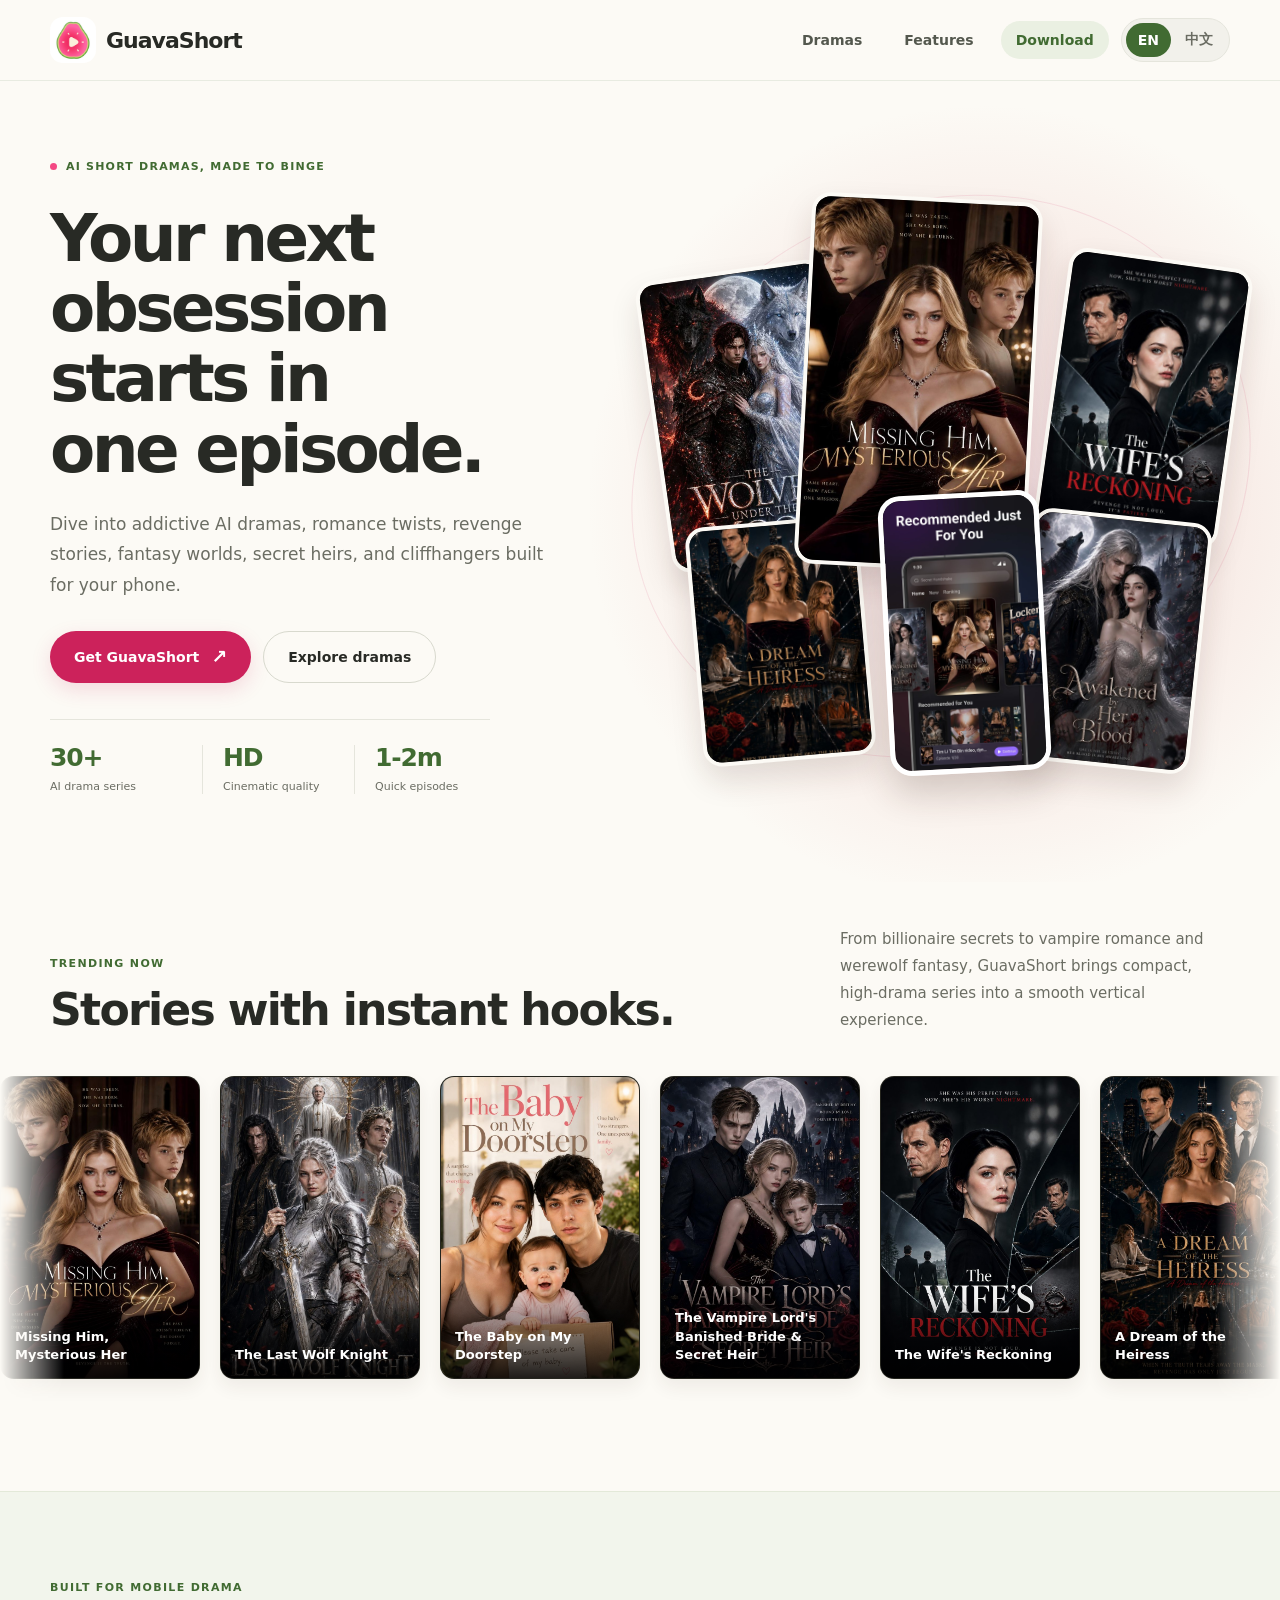
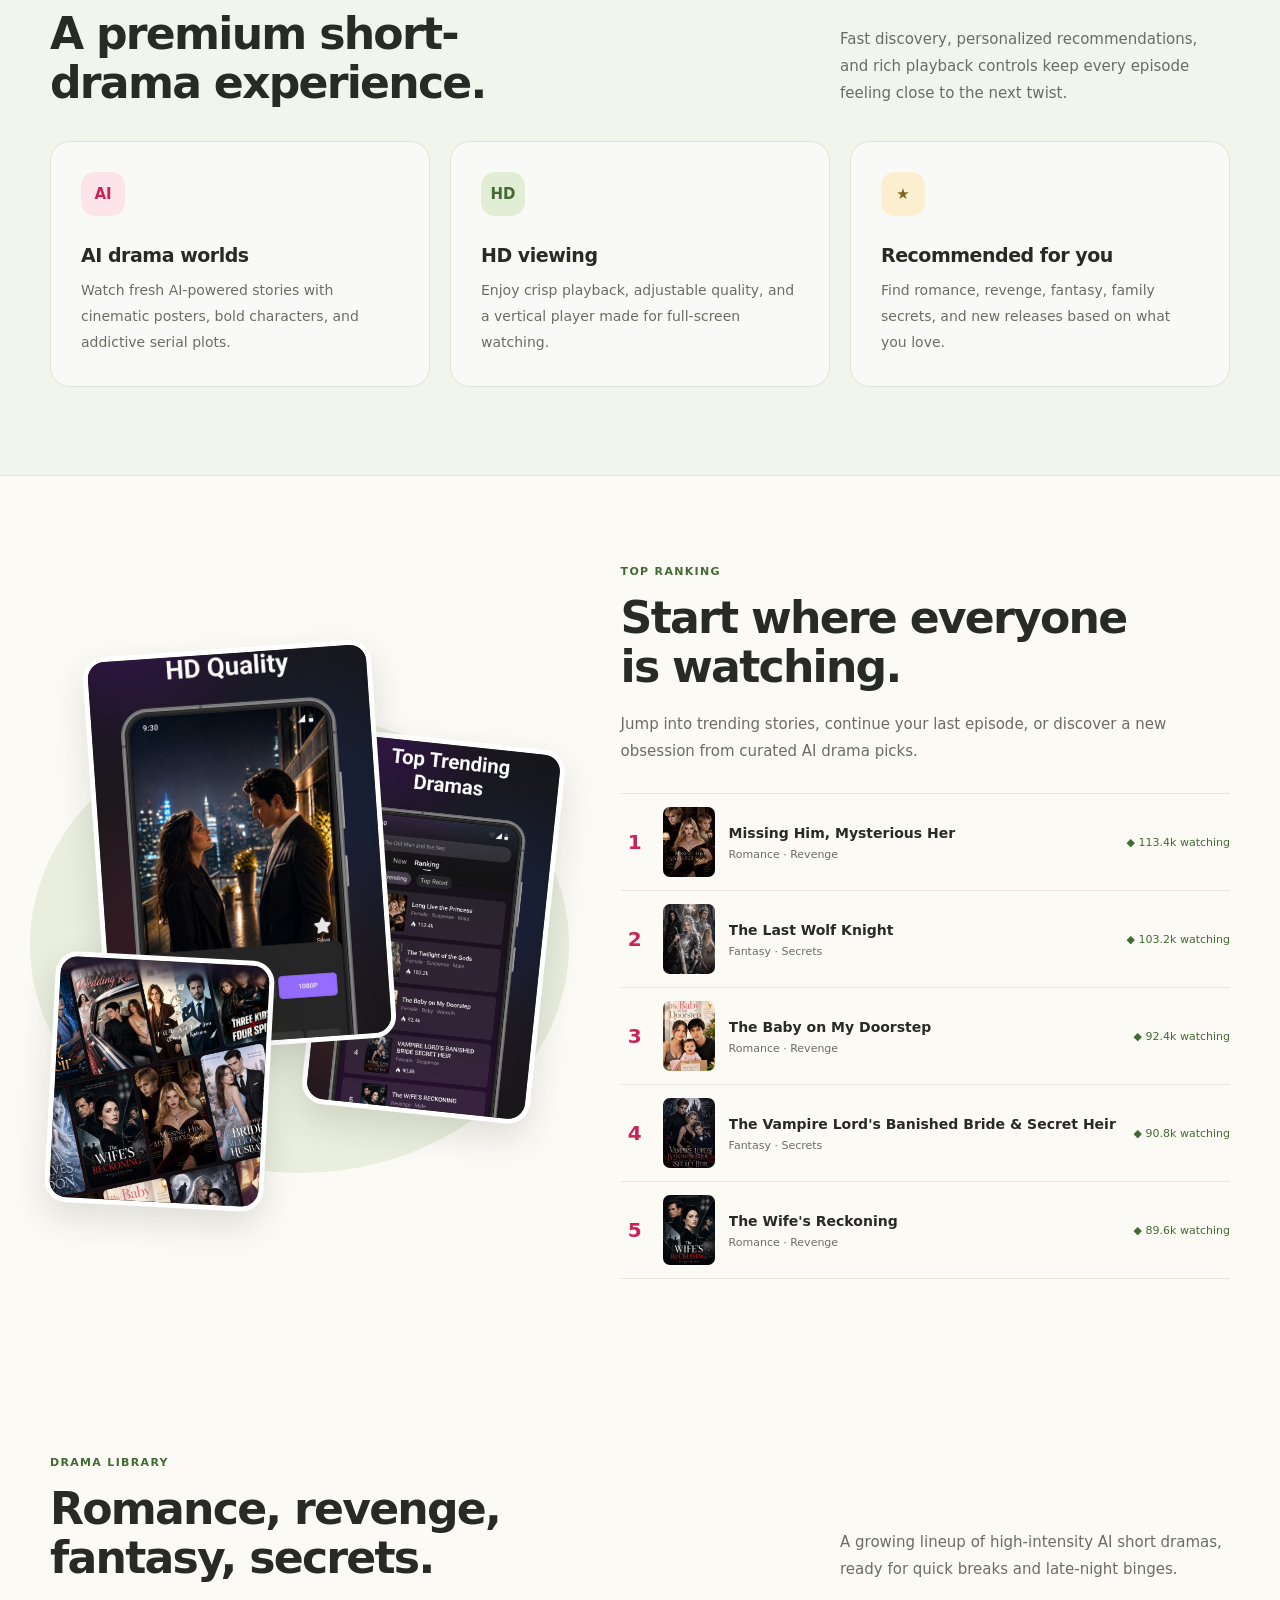
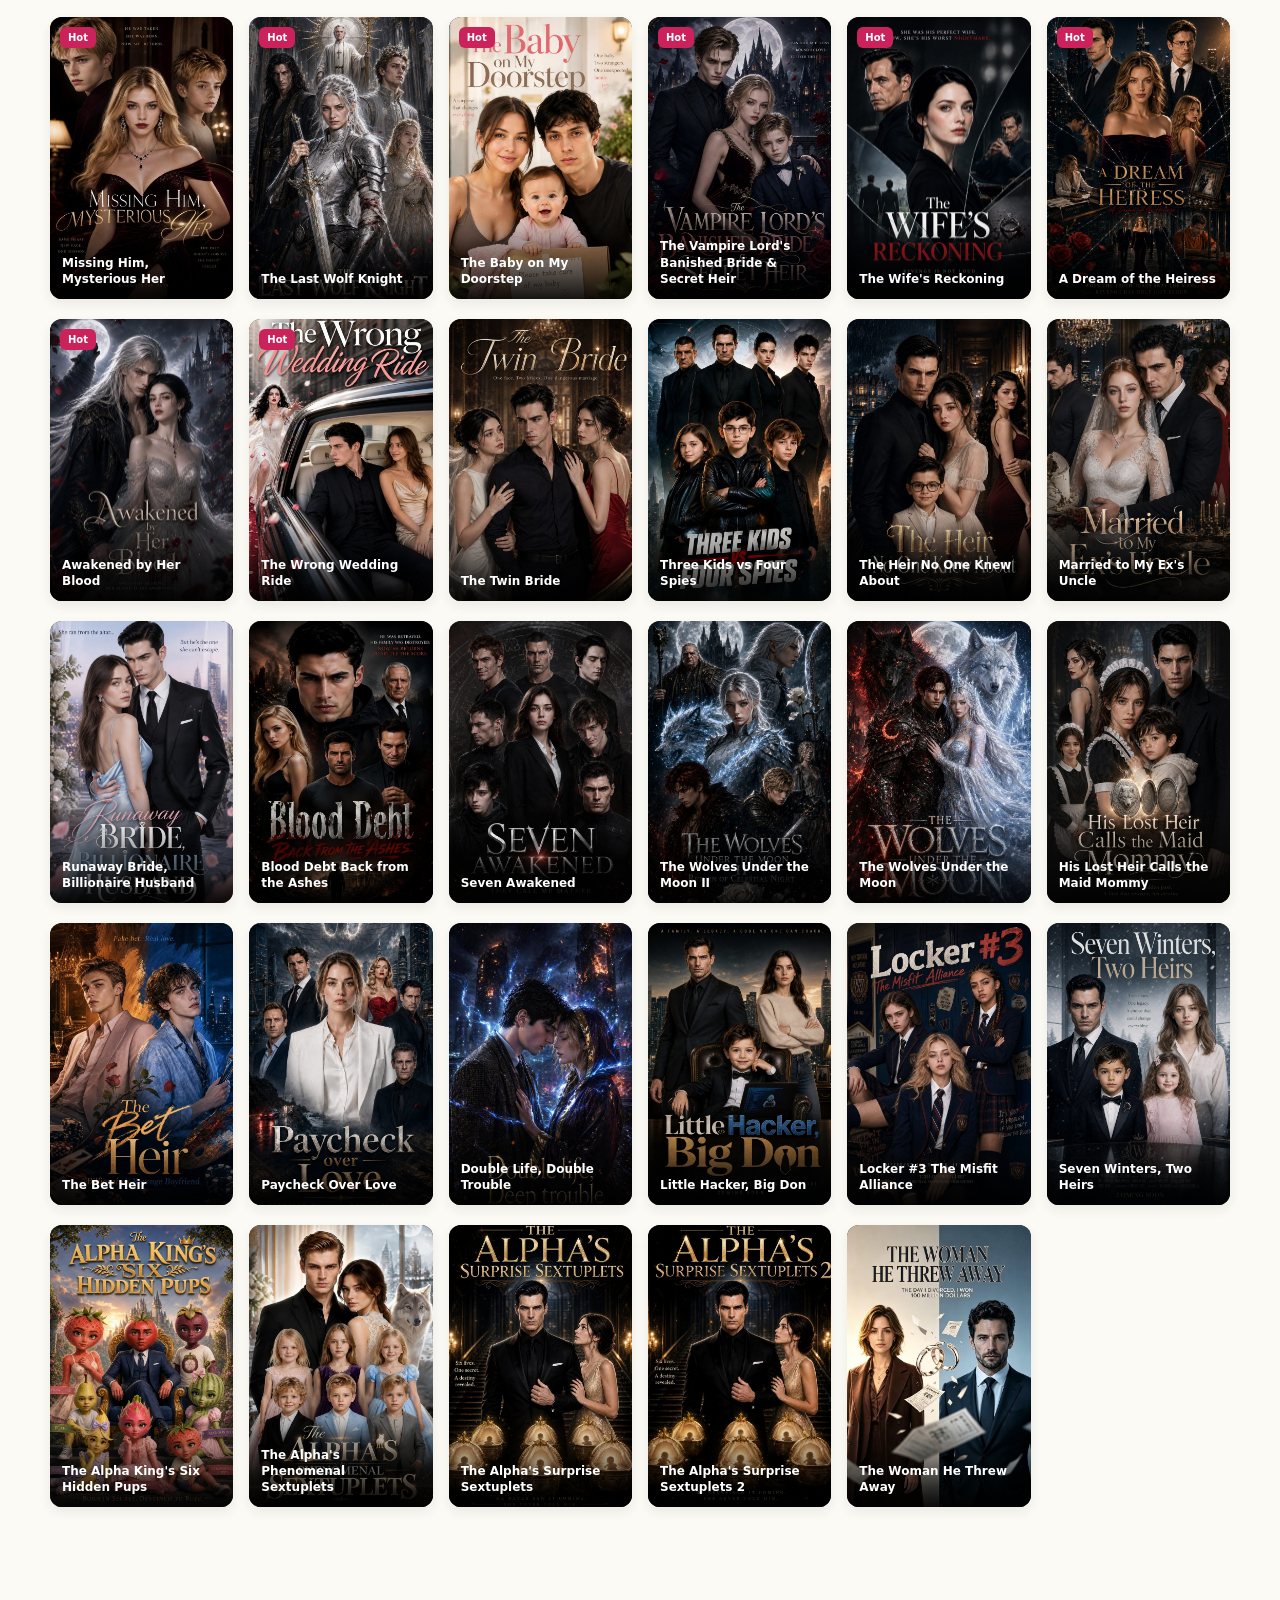
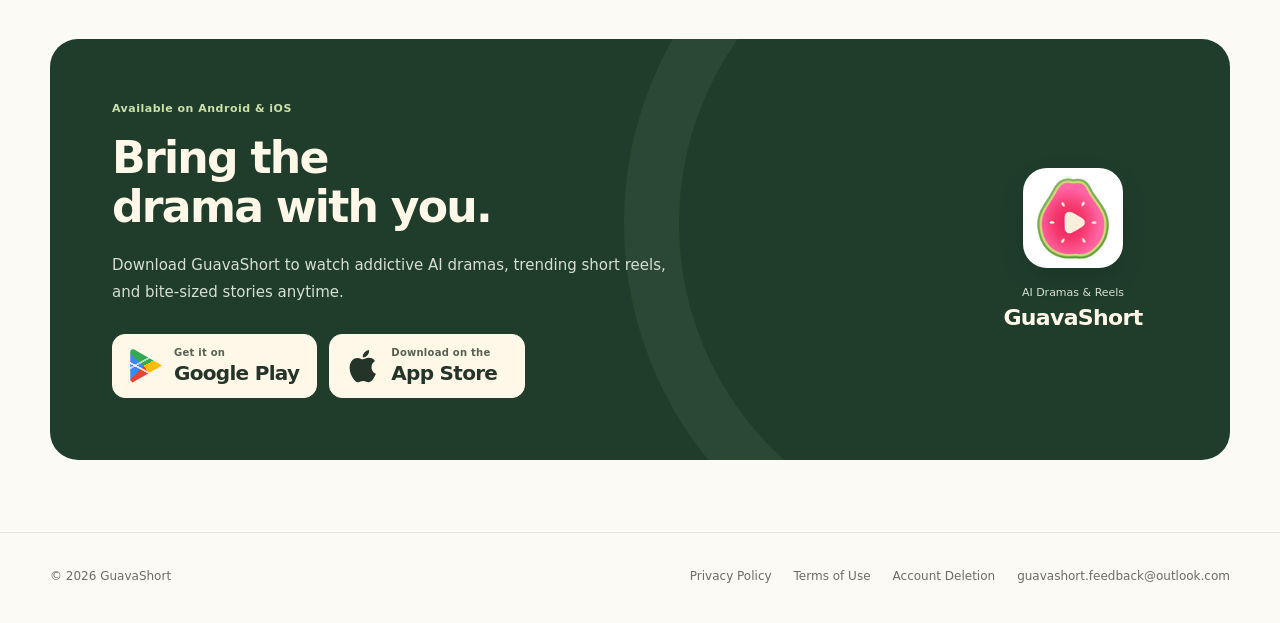
<file: index.html>
<!doctype html>
<html lang="en">
<head>
  <meta charset="utf-8">
  <meta name="theme-color" content="#fcfaf5">
  <meta name="viewport" content="width=device-width, initial-scale=1">
  <title>GuavaShort - AI Dramas & Reels</title>
  <meta name="description" content="Watch addictive AI dramas, short reels, and bite-sized stories anytime with GuavaShort.">
  <link rel="icon" type="image/png" sizes="64x64" href="guavashort-assets/icon-64.png">
  <style>
:root {
  --bg: #fcfaf5;
  --bg-2: #f2f5ec;
  --text: #282a25;
  --muted: #6b6d63;
  --line: #e5e5dc;
  --pink: #f44883;
  --pink-deep: #cc225b;
  --green: #416b32;
  --cream: #fff8e8;
  --max: 1180px;
  color-scheme: light;
}
* { box-sizing: border-box; }
html { scroll-behavior: smooth; scroll-padding-top: 96px; }
body {
  margin: 0;
  min-width: 0;
  color: var(--text);
  background: var(--bg);
  font-family: Inter, ui-sans-serif, system-ui, -apple-system, BlinkMacSystemFont, "Segoe UI", Arial, sans-serif;
  -webkit-font-smoothing: antialiased;
}
::selection { background: #ffd6e5; color: #532435; }
a { color: inherit; text-decoration: none; }
img { display: block; max-width: 100%; }
button { font: inherit; }
a:focus-visible, button:focus-visible {
  outline: 3px solid var(--green);
  outline-offset: 5px;
}
.shell { width: min(var(--max), calc(100% - 64px)); margin: 0 auto; }
.topbar {
  position: fixed;
  inset: 0 0 auto;
  z-index: 50;
  border-bottom: 1px solid rgba(65, 107, 50, .1);
  background: rgba(252, 250, 245, .94);
  backdrop-filter: blur(18px);
}
.topbar-inner { display: flex; align-items: center; justify-content: space-between; gap: 24px; min-height: 80px; }
.brand { display: inline-flex; align-items: center; gap: 10px; min-width: 0; font-weight: 800; }
.brand-icon { width: 46px; height: 46px; border-radius: 13px; }
.brand-name { font-size: 22px; letter-spacing: -.045em; white-space: nowrap; }
.nav { display: flex; align-items: center; gap: 12px; color: #54584e; font-size: 14px; font-weight: 650; }
.nav a, .lang-btn { border: 1px solid transparent; border-radius: 999px; padding: 10px 14px; transition: color .2s, background .2s; }
.nav a:hover { color: var(--pink-deep); background: #fce8ed; }
.nav a[href="#download"] { color: var(--green); background: #eaf0e2; }
.lang-toggle { display: inline-flex; align-items: center; gap: 2px; padding: 4px; border: 1px solid var(--line); border-radius: 999px; background: #f2f1eb; }
.lang-btn { padding: 7px 11px; min-height: 34px; color: var(--muted); background: transparent; cursor: pointer; }
.lang-btn:hover { color: var(--green); }
.lang-btn.active { color: #fff; background: var(--green); }
.hero { position: relative; padding: 152px 0 88px; isolation: isolate; overflow: clip; }
.hero::before {
  content: "";
  position: absolute;
  z-index: -1;
  right: -8%;
  top: 106px;
  width: min(62vw, 850px);
  aspect-ratio: 1;
  border-radius: 50%;
  background: radial-gradient(ellipse, #fbe4e8 0%, #f8ece7 44%, rgba(252, 250, 245, 0) 71%);
  pointer-events: none;
}
.hero-stage { display: grid; grid-template-columns: minmax(0, 1fr) minmax(0, 1.05fr); align-items: center; gap: 54px; }
.hero-copy-block { position: relative; z-index: 2; }
.eyebrow { display: inline-flex; align-items: center; gap: 9px; padding: 8px 0; color: var(--green); font-size: 11px; font-weight: 750; letter-spacing: .11em; text-transform: uppercase; }
.eyebrow::before { content: ""; width: 7px; height: 7px; flex: 0 0 7px; border-radius: 50%; background: var(--pink); }
h1 { white-space: pre-line; margin: 23px 0 24px; font-size: clamp(46px, 5.15vw, 72px); font-weight: 800; line-height: 1.065; letter-spacing: -.055em; text-wrap: balance; }
.hero-copy { max-width: 495px; margin: 0 0 28px; color: var(--muted); font-size: 17px; line-height: 1.8; }
.cta-row { display: flex; flex-wrap: wrap; align-items: center; gap: 12px; margin: 30px 0 36px; }
.btn { display: inline-flex; align-items: center; justify-content: center; gap: 12px; min-height: 52px; border-radius: 999px; padding: 0 24px; font-size: 14px; font-weight: 750; transition: transform .2s, background .2s, box-shadow .2s; }
.btn:hover { transform: translateY(-2px); }
.btn-primary { color: #fff; background: var(--pink-deep); box-shadow: 0 7px 20px rgba(204, 34, 91, .15); }
.btn-primary:hover { background: #b61c4f; box-shadow: 0 10px 24px rgba(204, 34, 91, .22); }
.btn-primary::after { content: "\2197"; font-size: 19px; line-height: 1; }
.btn-secondary { color: var(--text); border: 1px solid #d8d9ce; background: transparent; }
.btn-secondary:hover { background: #eeeee5; }
.hero-stats { display: grid; grid-template-columns: repeat(3, minmax(0, 1fr)); max-width: 440px; border-top: 1px solid var(--line); padding-top: 25px; gap: 16px; }
.stat { min-width: 0; }
.stat + .stat { border-left: 1px solid var(--line); padding-left: 20px; }
.stat strong { display: block; color: var(--green); font-size: 25px; line-height: 1; font-weight: 750; letter-spacing: -.045em; }
.stat span { display: block; margin-top: 9px; color: var(--muted); font-size: 11px; line-height: 1.4; }
.poster-field { position: relative; height: 600px; min-width: 0; }
.poster-field::before { content: ""; position: absolute; inset: 5% -5% 4%; border: 1px solid rgba(204, 34, 91, .1); border-radius: 50%; transform: rotate(-25deg); }
.poster-orbit { position: absolute; inset: 0; }
.hero-poster { position: absolute; overflow: hidden; border: 4px solid var(--bg); border-radius: 19px; background: #292521; box-shadow: 0 15px 30px rgba(53, 33, 24, .13); }
.hero-poster img { width: 100%; height: 100%; object-fit: cover; }
.hero-poster:nth-of-type(1) { left: 26%; top: 4%; width: 40%; height: 62%; z-index: 4; transform: rotate(3deg); }
.hero-poster:nth-of-type(2) { left: 0; top: 16%; width: 33%; height: 49%; z-index: 2; transform: rotate(-8deg); }
.hero-poster:nth-of-type(3) { right: -1%; top: 14%; width: 32%; height: 47%; z-index: 3; transform: rotate(8deg); }
.hero-poster:nth-of-type(4) { left: 7%; bottom: 2%; width: 30%; height: 40%; z-index: 3; transform: rotate(-5deg); }
.hero-poster:nth-of-type(5) { right: 5%; bottom: 1%; width: 31%; height: 42%; z-index: 3; transform: rotate(6deg); }
.phone-shot { position: absolute; right: 32%; bottom: 0; z-index: 5; width: 28%; border: 5px solid #fff; border-radius: 22px; overflow: hidden; box-shadow: 0 18px 36px rgba(53, 33, 24, .2); transform: rotate(-3deg); }
.phone-shot img { width: 100%; height: auto; }
.shine { display: none; }
section { position: relative; padding: 88px 0; }
#dramas { padding-top: 44px; }
.section-head { display: flex; align-items: flex-end; justify-content: space-between; gap: 40px; margin-bottom: 34px; }
.section-kicker { color: var(--green); font-size: 11px; font-weight: 750; letter-spacing: .12em; line-height: 1.5; text-transform: uppercase; }
h2 { margin: 12px 0 0; max-width: 650px; font-size: clamp(32px, 3.45vw, 46px); font-weight: 750; line-height: 1.12; letter-spacing: -.04em; text-wrap: balance; }
.section-note { max-width: 390px; margin: 0; flex-shrink: 0; color: var(--muted); font-size: 15px; line-height: 1.8; }
.marquee { display: flex; gap: 20px; overflow: hidden; padding: 8px 0 24px; mask-image: linear-gradient(90deg, transparent, #000 5%, #000 95%, transparent); }
.marquee-track { display: flex; flex: 0 0 auto; gap: 20px; min-width: 100%; animation: slide 70s linear infinite; }
.marquee:hover .marquee-track { animation-play-state: paused; }
@keyframes slide { to { transform: translateX(calc(-100% - 20px)); } }
.poster-card { position: relative; flex: 0 0 200px; aspect-ratio: .66; overflow: hidden; border: 1px solid rgba(0, 0, 0, .08); border-radius: 14px; background: #282820; box-shadow: 0 8px 18px rgba(50, 40, 30, .07); }
.poster-card img, .catalog-card img { width: 100%; height: 100%; object-fit: cover; transition: transform .4s; }
.poster-card:hover img, .catalog-card:hover img { transform: scale(1.035); }
.poster-label { position: absolute; inset: auto 0 0; z-index: 1; padding: 45px 14px 14px; color: #fff; background: linear-gradient(transparent, rgba(0,0,0,.86)); font-size: 13px; font-weight: 650; line-height: 1.4; }
.experience { background: var(--bg-2); border-top: 1px solid #e3e9d9; border-bottom: 1px solid #e3e9d9; }
.feature-grid { display: grid; grid-template-columns: repeat(3, minmax(0, 1fr)); gap: 20px; margin-top: 32px; }
.feature { border: 1px solid #e0e5d7; border-radius: 20px; padding: 30px; background: rgba(255, 255, 255, .58); }
.feature-icon { display: grid; place-items: center; width: 44px; height: 44px; border-radius: 14px; margin-bottom: 28px; color: var(--pink-deep); background: #fce4ea; font-size: 15px; font-weight: 800; }
.feature:nth-child(2) .feature-icon { color: var(--green); background: #e2edd6; }
.feature:nth-child(3) .feature-icon { color: #83621f; background: #fbefcf; }
.feature h3 { margin: 0 0 12px; font-size: 19px; font-weight: 750; letter-spacing: -.025em; }
.feature p { margin: 0; color: var(--muted); font-size: 14px; line-height: 1.85; }
.showcase { display: grid; grid-template-columns: minmax(0, .9fr) minmax(0, 1.1fr); align-items: center; gap: 72px; }
.showcase .section-note { max-width: 100%; margin-top: 20px; }
.market-stack { position: relative; min-height: 570px; }
.market-stack::before { content: ""; position: absolute; inset: 14% -4% 6%; border-radius: 50%; background: #e9eedf; }
.market-frame { position: absolute; overflow: hidden; border: 5px solid #fff; border-radius: 22px; background: #282820; box-shadow: 0 15px 35px rgba(41, 49, 28, .14); }
.market-frame img { width: 100%; height: 100%; object-fit: cover; }
.market-frame:nth-child(1) { left: 9%; top: 2%; width: 58%; height: 70%; z-index: 3; transform: rotate(-4deg); }
.market-frame:nth-child(2) { right: 0; top: 18%; width: 46%; height: 66%; z-index: 2; transform: rotate(6deg); }
.market-frame:nth-child(3) { left: 0; bottom: 0; width: 44%; height: 44%; z-index: 4; transform: rotate(3deg); }
.ranking { display: grid; gap: 0; margin-top: 28px; }
.rank-row { display: grid; grid-template-columns: 28px 52px minmax(0, 1fr) auto; align-items: center; gap: 14px; border-bottom: 1px solid var(--line); padding: 13px 0; }
.rank-row:first-child { border-top: 1px solid var(--line); }
.rank-no { color: var(--pink-deep); font-size: 20px; font-weight: 750; text-align: center; font-variant-numeric: tabular-nums; }
.rank-row img { width: 52px; height: 70px; border-radius: 7px; object-fit: cover; }
.rank-title { min-width: 0; }
.rank-title strong { display: -webkit-box; -webkit-line-clamp: 2; -webkit-box-orient: vertical; overflow: hidden; font-size: 14px; font-weight: 700; line-height: 1.35; }
.rank-title span { display: block; margin-top: 6px; color: var(--muted); font-size: 11px; }
.heat { color: var(--green); font-size: 11px; white-space: nowrap; }
.catalog-grid { display: grid; grid-template-columns: repeat(6, minmax(0, 1fr)); gap: 20px 16px; }
.catalog-card { position: relative; overflow: hidden; aspect-ratio: .65; border-radius: 12px; background: #282820; box-shadow: 0 5px 12px rgba(41, 40, 31, .08); }
.tag { position: absolute; top: 10px; left: 10px; z-index: 2; border-radius: 6px; padding: 5px 8px; color: #fff; background: var(--pink-deep); font-size: 10px; font-weight: 750; }
.catalog-title { position: absolute; inset: auto 0 0; padding: 42px 12px 12px; color: #fff; background: linear-gradient(transparent, rgba(0,0,0,.9)); font-size: 12px; font-weight: 650; line-height: 1.35; }
.download { padding: 44px 0 72px; }
.download-panel { position: relative; overflow: hidden; border-radius: 28px; padding: clamp(28px, 5vw, 62px); color: var(--cream); background: #203d2c; }
.download-panel::after { content: ""; position: absolute; right: -12%; top: -45%; width: 54%; aspect-ratio: 1; border: 55px solid rgba(181, 206, 151, .07); border-radius: 50%; pointer-events: none; }
.download-content { position: relative; z-index: 1; display: grid; grid-template-columns: minmax(0, 1fr) auto; align-items: center; gap: 34px; }
.download .section-kicker { color: #cbe1aa; text-transform: none; letter-spacing: .045em; }
.download h2 { margin-top: 15px; max-width: 520px; }
.download p { max-width: 580px; margin: 20px 0 0; color: #d6dfd0; font-size: 15px; line-height: 1.8; }
.store-buttons { display: flex; flex-wrap: wrap; gap: 12px; margin-top: 28px; }
.store-btn { display: inline-flex; align-items: center; gap: 12px; min-width: 196px; min-height: 64px; border: 1px solid #fff8e8; border-radius: 13px; padding: 11px 17px; color: #243429; background: var(--cream); transition: transform .2s, background .2s; }
.store-btn:hover { transform: translateY(-2px); background: #fff; }
.store-btn:focus-visible { outline-color: #ffabd0; }
.store-icon { display: grid; place-items: center; flex: 0 0 32px; width: 32px; height: 34px; }
.store-icon.gp { position: relative; overflow: hidden; background: conic-gradient(from -48deg at 42% 50%, #34a853 0 30%, #fbbc04 30% 52%, #ea4335 52% 76%, #4285f4 76% 100%); clip-path: polygon(8% 0, 100% 50%, 8% 100%, 0 92%, 0 8%); }
.store-icon.gp::before, .store-icon.gp::after { content: ""; position: absolute; inset: 0; pointer-events: none; }
.store-icon.gp::before { background: linear-gradient(28deg, transparent 0 37%, rgba(255,255,255,.82) 38% 41%, transparent 42% 100%), linear-gradient(151deg, transparent 0 35%, rgba(255,255,255,.62) 36% 39%, transparent 40% 100%); }
.store-icon.gp::after { border: 1px solid rgba(255,255,255,.22); }
.store-copy span { display: block; color: #566252; font-size: 10px; font-weight: 650; line-height: 1.15; letter-spacing: .025em; }
.store-copy strong { display: block; margin-top: 4px; font-size: 20px; font-weight: 650; letter-spacing: -.035em; line-height: 1.1; white-space: nowrap; }
.app-badge { display: flex; flex-direction: column; align-items: center; gap: 18px; width: 190px; text-align: center; }
.app-badge img { width: 100px; height: 100px; border-radius: 24px; box-shadow: 0 10px 25px rgba(0, 0, 0, .12); }
.app-badge span { display: block; color: #d6dfd0; font-size: 11px; }
.app-badge strong { display: block; margin-top: 6px; font-size: 22px; font-weight: 750; letter-spacing: -.03em; }
.footer { border-top: 1px solid var(--line); padding: 32px 0 36px; color: var(--muted); }
.footer-inner { display: flex; align-items: center; justify-content: space-between; flex-wrap: wrap; gap: 20px; font-size: 12px; }
.footer-links { display: flex; flex-wrap: wrap; gap: 14px 22px; }
.footer-links a { padding: 4px 0; overflow-wrap: anywhere; }
.footer-links a:hover { color: var(--pink-deep); }
html:lang(zh-CN) h1, html:lang(zh-CN) h2 { letter-spacing: -.025em; line-height: 1.18; }
html:lang(zh-CN) .eyebrow, html:lang(zh-CN) .section-kicker { letter-spacing: .08em; }
@media (max-width: 1100px) {
  .hero-stage { gap: 30px; }
  .poster-field { height: 540px; }
  .section-note { max-width: 340px; }
  .showcase { gap: 40px; }
  .heat { display: none; }
  .rank-row { grid-template-columns: 28px 52px minmax(0, 1fr); }
  .catalog-grid { grid-template-columns: repeat(5, minmax(0, 1fr)); }
  .app-badge { width: 140px; }
}
@media (max-width: 860px) {
  .nav { gap: 4px; }
  .nav a { padding: 9px 10px; }
  .hero { padding-top: 124px; padding-bottom: 54px; }
  .hero-stage { grid-template-columns: 1fr; gap: 36px; }
  .hero-copy-block { max-width: 640px; }
  h1 { max-width: 640px; font-size: 62px; }
  .hero-copy { max-width: 590px; }
  .poster-field { width: min(570px, 100%); height: 540px; justify-self: center; }
  .hero::before { width: 100%; right: -25%; top: 450px; }
  .section-head { align-items: flex-start; flex-direction: column; gap: 20px; }
  .section-note { max-width: 620px; }
  .feature-grid { gap: 12px; }
  .feature { padding: 24px 20px; }
  .showcase { grid-template-columns: 1fr; gap: 56px; }
  .market-stack { width: min(500px, 100%); min-height: 560px; margin: 0 auto; }
  .catalog-grid { grid-template-columns: repeat(4, minmax(0, 1fr)); }
  .download-content { grid-template-columns: 1fr; }
  .app-badge { width: auto; align-items: center; flex-direction: row; text-align: left; border-top: 1px solid rgba(255, 255, 255, .16); padding-top: 26px; }
  .app-badge img { width: 54px; height: 54px; border-radius: 14px; }
  .app-badge strong { font-size: 19px; margin-top: 3px; }
}
@media (max-width: 720px) {
  .nav a { display: none; }
}
@media (max-width: 600px) {
  html { scroll-padding-top: 82px; }
  .shell { width: calc(100% - 40px); }
  .topbar-inner { min-height: 70px; gap: 12px; }
  .brand { gap: 7px; }
  .brand-icon { width: 36px; height: 36px; border-radius: 10px; }
  .brand-name { font-size: 19px; }
  .nav a { display: none; }
  .lang-toggle { padding: 3px; }
  .lang-btn { padding: 6px 9px; min-height: 32px; font-size: 12px; }
  .hero { padding: 108px 0 44px; }
  .eyebrow { font-size: 10px; letter-spacing: .06em; }
  h1 { margin: 19px 0 20px; font-size: clamp(42px, 11.4vw, 60px); line-height: 1.08; }
  html:lang(zh-CN) h1 { font-size: clamp(32px, 9.5vw, 50px); }
  .hero-copy { font-size: 15px; line-height: 1.8; }
  .cta-row { gap: 10px; margin: 25px 0 30px; }
  .btn { min-height: 48px; padding: 0 18px; font-size: 12px; }
  .hero-stats { gap: 12px; padding-top: 21px; }
  .stat + .stat { padding-left: 12px; }
  .stat strong { font-size: 23px; }
  .stat span { font-size: 10px; }
  .poster-field { height: auto; aspect-ratio: 1; }
  .hero-poster { border-width: 3px; border-radius: 13px; }
  .phone-shot { border-width: 3px; border-radius: 14px; }
  section { padding: 58px 0; }
  #dramas { padding-top: 22px; }
  .section-head { margin-bottom: 26px; gap: 17px; }
  h2 { font-size: 34px; }
  .section-kicker { font-size: 10px; }
  .section-note { font-size: 14px; line-height: 1.8; }
  .poster-card { flex-basis: 160px; }
  .feature-grid { grid-template-columns: 1fr; gap: 14px; }
  .feature { padding: 26px; border-radius: 17px; }
  .feature-icon { margin-bottom: 20px; }
  .market-stack { min-height: 420px; width: min(365px, 100%); }
  .market-frame { border-width: 3px; border-radius: 17px; }
  .showcase { gap: 44px; }
  .catalog-grid { grid-template-columns: repeat(2, minmax(0, 1fr)); gap: 14px; }
  .catalog-title { font-size: 12px; }
  .download { padding-top: 16px; padding-bottom: 46px; }
  .download-panel { padding: 28px 24px; border-radius: 22px; }
  .download h2 { font-size: 34px; }
  .download p { font-size: 14px; }
  .store-buttons { display: grid; grid-template-columns: 1fr; gap: 12px; }
  .store-btn { width: 100%; min-width: 0; justify-content: center; }
  .store-copy { min-width: 114px; }
  .footer-inner { align-items: flex-start; flex-direction: column; gap: 14px; }
  .footer-links { gap: 12px 18px; }
}
@media (max-width: 360px) {
  .shell { width: calc(100% - 32px); }
  .brand-name { font-size: 17px; }
  .brand-icon { width: 32px; height: 32px; }
  .cta-row .btn { width: 100%; }
  .market-stack { min-height: 360px; }
  .download-panel { padding: 26px 20px; }
}
@media (prefers-reduced-motion: reduce) {
  html { scroll-behavior: auto; }
  *, *::before, *::after { animation: none !important; transition: none !important; }
}
  </style>
</head>
<body>
  <header class="topbar">
    <div class="shell topbar-inner">
      <a class="brand" href="#top" aria-label="GuavaShort">
        <img class="brand-icon" src="guavashort-assets/icon-128.png" alt="">
        <span class="brand-name">GuavaShort</span>
      </a>
      <nav class="nav" aria-label="Primary">
        <a href="#dramas" data-i18n="navDramas">Dramas</a>
        <a href="#features" data-i18n="navFeatures">Features</a>
        <a href="#download" data-i18n="navDownload">Download</a>
        <div class="lang-toggle" aria-label="Language switcher">
          <button class="lang-btn" type="button" data-lang="en">EN</button>
          <button class="lang-btn" type="button" data-lang="zh">中文</button>
        </div>
      </nav>
    </div>
  </header>

  <main id="top">
    <section class="hero" aria-label="GuavaShort">
      <div class="shell hero-stage">
        <div class="hero-copy-block">
          <div class="eyebrow" data-i18n="heroEyebrow">AI short dramas, made to binge</div>
          <h1 data-i18n="heroTitle">Your next obsession starts in one episode.</h1>
          <p class="hero-copy" data-i18n="heroCopy">Dive into addictive AI dramas, romance twists, revenge stories, fantasy worlds, secret heirs, and cliffhangers built for your phone.</p>
          <div class="cta-row">
            <a class="btn btn-primary" href="#download" data-i18n="heroPrimary">Get GuavaShort</a>
            <a class="btn btn-secondary" href="#dramas" data-i18n="heroSecondary">Explore dramas</a>
          </div>
          <div class="hero-stats" aria-label="Product highlights">
            <div class="stat">
              <strong>30+</strong>
              <span data-i18n="statAi">AI drama series</span>
            </div>
            <div class="stat">
              <strong>HD</strong>
              <span data-i18n="statHd">Cinematic quality</span>
            </div>
            <div class="stat">
              <strong>1-2m</strong>
              <span data-i18n="statQuick">Quick episodes</span>
            </div>
          </div>
        </div>

        <div class="poster-field" aria-hidden="true">
          <div class="poster-orbit">
            <div class="hero-poster"><img src="guavashort-assets/covers/missing-him-mysterious-her.jpg" alt=""></div>
            <div class="hero-poster"><img src="guavashort-assets/covers/the-wolves-of-the-moon.jpg" alt=""></div>
            <div class="hero-poster"><img src="guavashort-assets/covers/the-wife-s-reckoning.jpg" alt=""></div>
            <div class="hero-poster"><img src="guavashort-assets/covers/a-dream-of-the-heiress.jpg" alt=""></div>
            <div class="hero-poster"><img src="guavashort-assets/covers/awakened-by-her-blood.jpg" alt=""></div>
            <div class="phone-shot"><img src="guavashort-assets/market/en-2.jpg" alt=""></div>
          </div>
        </div>
      </div>
    </section>

    <section id="dramas" aria-label="Trending dramas">
      <div class="shell">
        <div class="section-head">
          <div>
            <div class="section-kicker" data-i18n="dramaKicker">Trending now</div>
            <h2 data-i18n="dramaTitle">Stories with instant hooks.</h2>
          </div>
          <p class="section-note" data-i18n="dramaCopy">From billionaire secrets to vampire romance and werewolf fantasy, GuavaShort brings compact, high-drama series into a smooth vertical experience.</p>
        </div>
      </div>
      <div class="marquee" aria-label="Featured drama posters">
        <div class="marquee-track" id="posterTrackA"></div>
        <div class="marquee-track" id="posterTrackB" aria-hidden="true"></div>
      </div>
    </section>

    <section id="features" class="experience" aria-label="Features">
      <div class="shell">
        <div class="section-head">
          <div>
            <div class="section-kicker" data-i18n="featureKicker">Built for mobile drama</div>
            <h2 data-i18n="featureTitle">A premium short-drama experience.</h2>
          </div>
          <p class="section-note" data-i18n="featureCopy">Fast discovery, personalized recommendations, and rich playback controls keep every episode feeling close to the next twist.</p>
        </div>
        <div class="feature-grid">
          <article class="feature">
            <div class="feature-icon">AI</div>
            <h3 data-i18n="feature1Title">AI drama worlds</h3>
            <p data-i18n="feature1Copy">Watch fresh AI-powered stories with cinematic posters, bold characters, and addictive serial plots.</p>
          </article>
          <article class="feature">
            <div class="feature-icon">HD</div>
            <h3 data-i18n="feature2Title">HD viewing</h3>
            <p data-i18n="feature2Copy">Enjoy crisp playback, adjustable quality, and a vertical player made for full-screen watching.</p>
          </article>
          <article class="feature">
            <div class="feature-icon">★</div>
            <h3 data-i18n="feature3Title">Recommended for you</h3>
            <p data-i18n="feature3Copy">Find romance, revenge, fantasy, family secrets, and new releases based on what you love.</p>
          </article>
        </div>
      </div>
    </section>

    <section aria-label="App preview">
      <div class="shell showcase">
        <div class="market-stack" aria-hidden="true">
          <div class="market-frame"><img src="guavashort-assets/market/en-3.jpg" alt=""></div>
          <div class="market-frame"><img src="guavashort-assets/market/en-4.jpg" alt=""></div>
          <div class="market-frame"><img src="guavashort-assets/market/en-1.jpg" alt=""></div>
        </div>
        <div>
          <div class="section-kicker" data-i18n="rankKicker">Top ranking</div>
          <h2 data-i18n="rankTitle">Start where everyone is watching.</h2>
          <p class="section-note" data-i18n="rankCopy">Jump into trending stories, continue your last episode, or discover a new obsession from curated AI drama picks.</p>
          <div class="ranking" id="rankingList"></div>
        </div>
      </div>
    </section>

    <section aria-label="Drama catalog">
      <div class="shell">
        <div class="section-head">
          <div>
            <div class="section-kicker" data-i18n="catalogKicker">Drama library</div>
            <h2 data-i18n="catalogTitle">Romance, revenge, fantasy, secrets.</h2>
          </div>
          <p class="section-note" data-i18n="catalogCopy">A growing lineup of high-intensity AI short dramas, ready for quick breaks and late-night binges.</p>
        </div>
        <div class="catalog-grid" id="catalogGrid"></div>
      </div>
    </section>

    <section id="download" class="download" aria-label="Download">
      <div class="shell">
        <div class="download-panel">
          <div class="download-content">
            <div>
              <div class="section-kicker" data-i18n="downloadKicker">Available on Android &amp; iOS</div>
              <h2 data-i18n="downloadTitle">Bring the drama with you.</h2>
              <p data-i18n="downloadCopy">Download GuavaShort to watch addictive AI dramas, trending short reels, and bite-sized stories anytime.</p>
              <div class="store-buttons" aria-label="Download GuavaShort">
                <a class="store-btn" href="https://play.google.com/store/apps/details?id=guavashort.drama.shorts" target="_blank" rel="noopener noreferrer" aria-label="Get GuavaShort on Google Play">
                  <span class="store-icon gp" aria-hidden="true"></span>
                  <span class="store-copy">
                    <span data-i18n="gpSmall">Get it on</span>
                    <strong>Google Play</strong>
                  </span>
                </a>
                <a class="store-btn" href="https://apps.apple.com/us/app/guavashort-ai-short-dramas/id6814357058" target="_blank" rel="noopener noreferrer" aria-label="Download GuavaShort on the App Store">
                  <span class="store-icon" aria-hidden="true">
                    <svg xmlns="http://www.w3.org/2000/svg" width="30" height="34" viewBox="9 8 20 23" fill="currentColor" focusable="false">
                      <path d="M24.76888,20.30068a4.94881,4.94881,0,0,1,2.35656-4.15206,5.06566,5.06566,0,0,0-3.99116-2.15768c-1.67924-.17626-3.30719,1.00483-4.1629,1.00483-.87227,0-2.18977-.98733-3.6085-.95814a5.31529,5.31529,0,0,0-4.47292,2.72787c-1.934,3.34842-.49141,8.26947,1.3612,10.97608.9269,1.32535,2.01018,2.8058,3.42763,2.7533,1.38706-.05753,1.9051-.88448,3.5794-.88448,1.65876,0,2.14479.88448,3.591.8511,1.48838-.02416,2.42613-1.33124,3.32051-2.66914a10.962,10.962,0,0,0,1.51842-3.09251A4.78205,4.78205,0,0,1,24.76888,20.30068Z"></path>
                      <path d="M22.03725,12.21089a4.87248,4.87248,0,0,0,1.11452-3.49062,4.95746,4.95746,0,0,0-3.20758,1.65961,4.63634,4.63634,0,0,0-1.14371,3.36139A4.09905,4.09905,0,0,0,22.03725,12.21089Z"></path>
                    </svg>
                  </span>
                  <span class="store-copy">
                    <span data-i18n="appStoreSmall">Download on the</span>
                    <strong>App Store</strong>
                  </span>
                </a>
              </div>

            </div>
            <div class="app-badge">
              <img src="guavashort-assets/icon-128.png" alt="">
              <div>
                <span data-i18n="badgeSmall">AI Dramas & Reels</span>
                <strong>GuavaShort</strong>
              </div>
            </div>
          </div>
        </div>
      </div>
    </section>
  </main>

  <footer class="footer">
    <div class="shell footer-inner">
      <div>© 2026 GuavaShort</div>
      <div class="footer-links">
        <a href="privacypolicy.html" data-i18n="privacyLinkFooter">Privacy Policy</a>
        <a href="termsofuse.html" data-i18n="termsLinkFooter">Terms of Use</a>
        <a href="account-deletion.html" data-i18n="deletionLinkFooter">Account Deletion</a>
        <a href="mailto:guavashort.feedback@outlook.com">guavashort.feedback@outlook.com</a>
      </div>
    </div>
  </footer>

  <script>
    const translations = {
      en: {
        navDramas: "Dramas",
        navFeatures: "Features",
        navDownload: "Download",
        heroEyebrow: "AI short dramas, made to binge",
        heroTitle: "Your next obsession starts in one episode.",
        heroCopy: "Dive into addictive AI dramas, romance twists, revenge stories, fantasy worlds, secret heirs, and cliffhangers built for your phone.",
        heroPrimary: "Get GuavaShort",
        heroSecondary: "Explore dramas",
        statAi: "AI drama series",
        statHd: "Cinematic quality",
        statQuick: "Quick episodes",
        dramaKicker: "Trending now",
        dramaTitle: "Stories with instant hooks.",
        dramaCopy: "From billionaire secrets to vampire romance and werewolf fantasy, GuavaShort brings compact, high-drama series into a smooth vertical experience.",
        featureKicker: "Built for mobile drama",
        featureTitle: "A premium short-drama experience.",
        featureCopy: "Fast discovery, personalized recommendations, and rich playback controls keep every episode feeling close to the next twist.",
        feature1Title: "AI drama worlds",
        feature1Copy: "Watch fresh AI-powered stories with cinematic posters, bold characters, and addictive serial plots.",
        feature2Title: "HD viewing",
        feature2Copy: "Enjoy crisp playback, adjustable quality, and a vertical player made for full-screen watching.",
        feature3Title: "Recommended for you",
        feature3Copy: "Find romance, revenge, fantasy, family secrets, and new releases based on what you love.",
        rankKicker: "Top ranking",
        rankTitle: "Start where everyone is watching.",
        rankCopy: "Jump into trending stories, continue your last episode, or discover a new obsession from curated AI drama picks.",
        catalogKicker: "Drama library",
        catalogTitle: "Romance, revenge, fantasy, secrets.",
        catalogCopy: "A growing lineup of high-intensity AI short dramas, ready for quick breaks and late-night binges.",
        downloadKicker: "Available on Android & iOS",
        downloadTitle: "Bring the drama with you.",
        downloadCopy: "Download GuavaShort to watch addictive AI dramas, trending short reels, and bite-sized stories anytime.",
        appStoreSmall: "Download on the",
        gpSmall: "Get it on",
        privacyLink: "Privacy Policy",
        privacyLinkFooter: "Privacy Policy",
        termsLinkFooter: "Terms of Use",
        deletionLinkFooter: "Account Deletion",
        badgeSmall: "AI Dramas & Reels",
        newTag: "Hot",
        genreRomance: "Romance · Revenge",
        genreFantasy: "Fantasy · Secrets",
        heat: "watching"
      },
      zh: {
        navDramas: "剧集",
        navFeatures: "功能",
        navDownload: "下载",
        heroEyebrow: "为追剧而生的 AI 短剧",
        heroTitle: "一集入坑，\n下一集停不下来。",
        heroCopy: "在 GuavaShort 观看 AI 短剧、甜虐反转、复仇爽剧、奇幻狼人、豪门继承人和高能悬念剧情。",
        heroPrimary: "获取 GuavaShort",
        heroSecondary: "浏览剧集",
        statAi: "AI 短剧",
        statHd: "高清质感",
        statQuick: "分钟级剧集",
        dramaKicker: "正在热门",
        dramaTitle: "每一部都有强钩子。",
        dramaCopy: "从豪门秘密到吸血鬼爱情、狼人幻想，GuavaShort 用顺滑的竖屏体验承载高密度短剧剧情。",
        featureKicker: "专为移动追剧设计",
        featureTitle: "高级、顺滑的短剧体验。",
        featureCopy: "快速发现、个性化推荐和丰富播放控制，让用户自然追到下一个反转。",
        feature1Title: "AI 剧情世界",
        feature1Copy: "观看 AI 驱动的短剧故事，电影感封面、强人设和连续上头的剧情节奏。",
        feature2Title: "高清观看",
        feature2Copy: "支持清晰播放、画质调节和适合手机全屏观看的竖屏播放器。",
        feature3Title: "为你推荐",
        feature3Copy: "根据偏好发现爱情、复仇、幻想、家庭秘密和新上线剧集。",
        rankKicker: "热门排行",
        rankTitle: "从大家都在看的剧开始。",
        rankCopy: "进入热门短剧、继续上一集，或从精选 AI 剧中发现新的上头故事。",
        catalogKicker: "剧集库",
        catalogTitle: "爱情、复仇、幻想、秘密。",
        catalogCopy: "持续扩充的高情绪 AI 短剧阵容，适合碎片时间和睡前连续追看。",
        downloadKicker: "支持 Android 与 iOS",
        downloadTitle: "把短剧装进口袋。",
        downloadCopy: "下载 GuavaShort，随时观看上头 AI 短剧、热门 Reels 和分钟级故事。",
        appStoreSmall: "下载自",
        gpSmall: "下载自",
        privacyLink: "隐私政策",
        privacyLinkFooter: "隐私政策",
        termsLinkFooter: "使用条款",
        deletionLinkFooter: "账号删除",
        badgeSmall: "AI 短剧与 Reels",
        newTag: "热门",
        genreRomance: "爱情 · 复仇",
        genreFantasy: "幻想 · 秘密",
        heat: "热度"
      }
    };

    const dramas = [
      ["Missing Him, Mysterious Her", "guavashort-assets/covers/missing-him-mysterious-her.jpg", "genreRomance", "113.4k"],
      ["The Last Wolf Knight", "guavashort-assets/covers/the-last-wolf-knight.jpg", "genreFantasy", "103.2k"],
      ["The Baby on My Doorstep", "guavashort-assets/covers/the-baby-on-my-doorstep.jpg", "genreRomance", "92.4k"],
      ["The Vampire Lord's Banished Bride & Secret Heir", "guavashort-assets/covers/the-vampire-lord-s-banished-bride-secret-heir.jpg", "genreFantasy", "90.8k"],
      ["The Wife's Reckoning", "guavashort-assets/covers/the-wife-s-reckoning.jpg", "genreRomance", "89.6k"],
      ["A Dream of the Heiress", "guavashort-assets/covers/a-dream-of-the-heiress.jpg", "genreRomance", "87.1k"],
      ["Awakened by Her Blood", "guavashort-assets/covers/awakened-by-her-blood.jpg", "genreFantasy", "84.5k"],
      ["The Wrong Wedding Ride", "guavashort-assets/covers/the-wrong-wedding-ride.jpg", "genreRomance", "82.0k"],
      ["The Twin Bride", "guavashort-assets/covers/the-twin-bride.jpg", "genreRomance", "79.8k"],
      ["Three Kids vs Four Spies", "guavashort-assets/covers/three-kids-vs-four-spies.jpg", "genreFantasy", "76.2k"],
      ["The Heir No One Knew About", "guavashort-assets/covers/the-heir-no-one-knew-about.jpg", "genreRomance", "74.9k"],
      ["Married to My Ex's Uncle", "guavashort-assets/covers/married-to-my-ex-s-uncle.jpg", "genreRomance", "72.4k"],
      ["Runaway Bride, Billionaire Husband", "guavashort-assets/covers/runaway-bride-billionaire-husband.jpg", "genreRomance", "69.5k"],
      ["Blood Debt Back from the Ashes", "guavashort-assets/covers/blood-debt-back-from-the-ashes.jpg", "genreRomance", "67.2k"],
      ["Seven Awakened", "guavashort-assets/covers/seven-awakened.jpg", "genreFantasy", "65.8k"],
      ["The Wolves Under the Moon II", "guavashort-assets/covers/the-wolves-under-the-moon2.jpg", "genreFantasy", "63.1k"],
      ["The Wolves Under the Moon", "guavashort-assets/covers/the-wolves-of-the-moon.jpg", "genreFantasy", "61.7k"],
      ["His Lost Heir Calls the Maid Mommy", "guavashort-assets/covers/his-lost-heir-calls-the-maid-mommy.jpg", "genreRomance", "59.3k"],
      ["The Bet Heir", "guavashort-assets/covers/the-bet-heir.jpg", "genreRomance", "58.0k"],
      ["Paycheck Over Love", "guavashort-assets/covers/paycheck-over-love.jpg", "genreRomance", "56.5k"],
      ["Double Life, Double Trouble", "guavashort-assets/covers/double-life-double-trouble.jpg", "genreFantasy", "54.2k"],
      ["Little Hacker, Big Don", "guavashort-assets/covers/little-hacker-big-don.jpg", "genreRomance", "52.9k"],
      ["Locker #3 The Misfit Alliance", "guavashort-assets/covers/locker-3-the-misfit-alliance.jpg", "genreRomance", "50.6k"],
      ["Seven Winters, Two Heirs", "guavashort-assets/covers/seven-winters-two-heirs.jpg", "genreRomance", "48.9k"],
      ["The Alpha King's Six Hidden Pups", "guavashort-assets/covers/the-alpha-king-s-six-hidden-pups.jpg", "genreFantasy", "47.1k"],
      ["The Alpha's Phenomenal Sextuplets", "guavashort-assets/covers/the-alpha-s-phenomenal-sextuplets.jpg", "genreFantasy", "45.5k"],
      ["The Alpha's Surprise Sextuplets", "guavashort-assets/covers/the-alpha-s-surprise-sextuplets.jpg", "genreFantasy", "43.8k"],
      ["The Alpha's Surprise Sextuplets 2", "guavashort-assets/covers/the-alpha-s-surprise-sextuplets2.jpg", "genreFantasy", "42.4k"],
      ["The Woman He Threw Away", "guavashort-assets/covers/the-woman-he-threw-away.jpg", "genreRomance", "40.9k"]
    ];

    const state = {
      lang: "en"
    };

    function detectLanguage() {
      const saved = localStorage.getItem("guavashort-lang");
      if (saved === "en" || saved === "zh") return saved;
      const browserLang = (navigator.language || navigator.userLanguage || "en").toLowerCase();
      return browserLang.startsWith("zh") ? "zh" : "en";
    }

    function t(key) {
      return translations[state.lang][key] || translations.en[key] || key;
    }

    function applyLanguage(lang) {
      state.lang = lang === "zh" ? "zh" : "en";
      document.documentElement.lang = state.lang === "zh" ? "zh-CN" : "en";
      document.title = state.lang === "zh" ? "GuavaShort - AI 短剧与 Reels" : "GuavaShort - AI Dramas & Reels";
      document.querySelectorAll("[data-i18n]").forEach((node) => {
        node.textContent = t(node.dataset.i18n);
      });
      document.querySelectorAll(".lang-btn").forEach((btn) => {
        btn.classList.toggle("active", btn.dataset.lang === state.lang);
      });
      renderDynamicText();
      localStorage.setItem("guavashort-lang", state.lang);
    }

    function posterCard(item) {
      return `<article class="poster-card"><img src="${item[1]}" alt="${item[0]}" loading="lazy"><div class="poster-label">${item[0]}</div></article>`;
    }

    function catalogCard(item, index) {
      const hot = index < 8 ? `<span class="tag">${t("newTag")}</span>` : "";
      return `<article class="catalog-card">${hot}<img src="${item[1]}" alt="${item[0]}" loading="lazy"><div class="catalog-title">${item[0]}</div></article>`;
    }

    function rankRow(item, index) {
      return `
        <article class="rank-row">
          <div class="rank-no">${index + 1}</div>
          <img src="${item[1]}" alt="${item[0]}" loading="lazy">
          <div class="rank-title">
            <strong>${item[0]}</strong>
            <span>${t(item[2])}</span>
          </div>
          <div class="heat">◆ ${item[3]} ${t("heat")}</div>
        </article>`;
    }

    function renderStaticLists() {
      const trackA = document.getElementById("posterTrackA");
      const trackB = document.getElementById("posterTrackB");
      const featured = dramas.slice(0, 16);
      trackA.innerHTML = featured.map(posterCard).join("");
      trackB.innerHTML = featured.map(posterCard).join("");
      document.getElementById("catalogGrid").innerHTML = dramas.map(catalogCard).join("");
    }

    function renderDynamicText() {
      document.getElementById("rankingList").innerHTML = dramas.slice(0, 5).map(rankRow).join("");
      document.getElementById("catalogGrid").innerHTML = dramas.map(catalogCard).join("");
    }

    document.querySelectorAll(".lang-btn").forEach((btn) => {
      btn.addEventListener("click", () => applyLanguage(btn.dataset.lang));
    });

    renderStaticLists();
    applyLanguage(detectLanguage());
  </script>
</body>
</html>
</file>
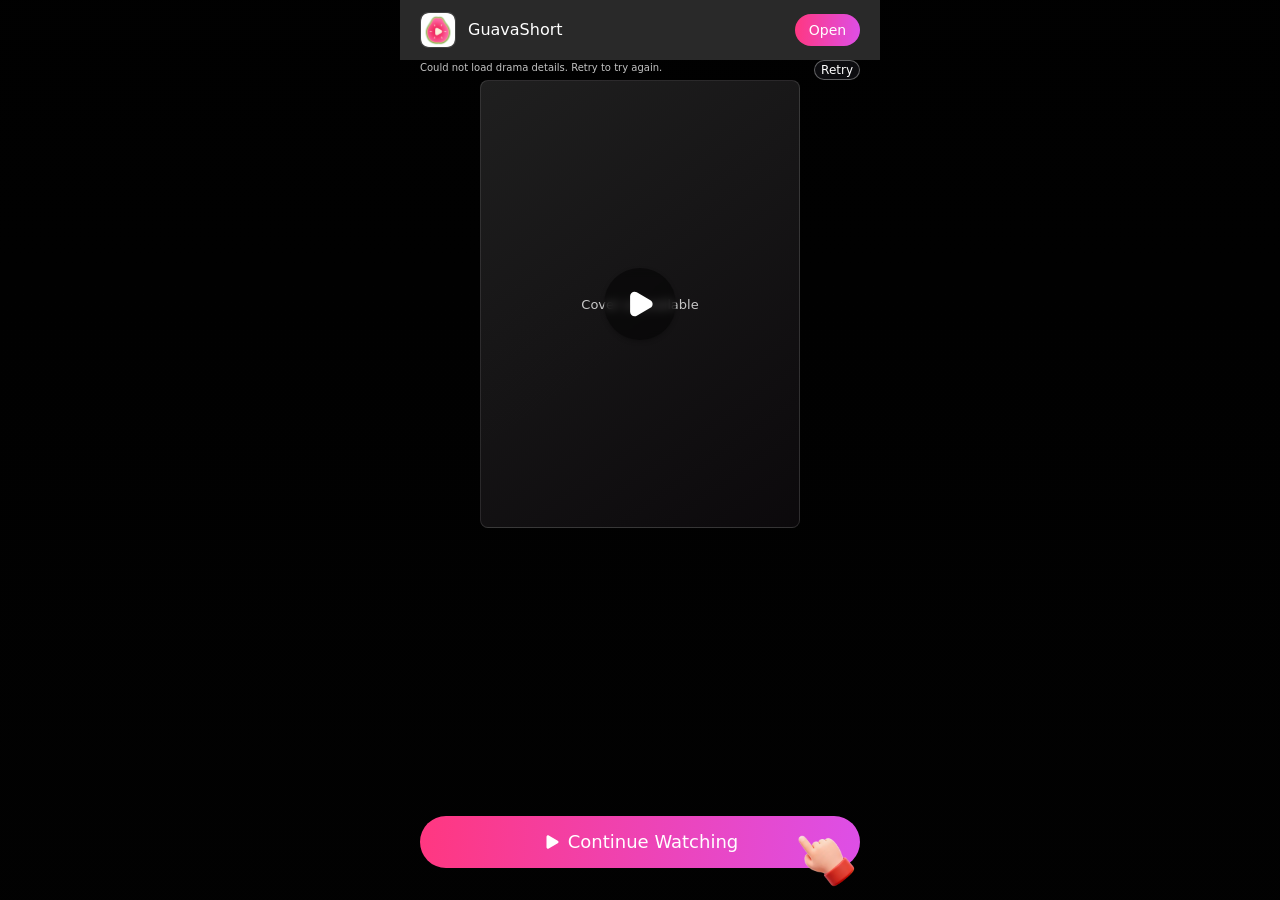
<file: drama/index.html>
<!doctype html>
<html lang="en">
  <head>
    <meta charset="utf-8">
    <meta name="viewport" content="width=device-width, initial-scale=1, viewport-fit=cover">
    <meta name="theme-color" content="#111014">
    <meta name="detail-endpoint" content="https://drama2-api.thinkyeah.com/api/drama/detail">
    <meta name="preview-mode" content="false">
    <title>GuavaShort · Short dramas</title>
    <link rel="icon" type="image/png" sizes="64x64" href="/guavashort-assets/icon-64.png">
    <style>:root {
  color-scheme: dark;
  font-family:
    system-ui,
    -apple-system,
    BlinkMacSystemFont,
    'Segoe UI',
    sans-serif;
  background: #000;
  color: #fff;
  font-synthesis: none;
  text-rendering: optimizeLegibility;
  -webkit-font-smoothing: antialiased;
  --brand-gradient: none;
  --brand-text: inherit;
}

* {
  box-sizing: border-box;
}

html {
  min-width: 280px;
  height: 100%;
  overflow: hidden;
  background: #000;
}

body {
  position: relative;
  isolation: isolate;
  display: flex;
  align-items: flex-start;
  justify-content: center;
  min-width: 280px;
  height: 100dvh;
  min-height: 0;
  margin: 0;
  overflow: hidden;
  background: #000;
  color: #fff;
}

button {
  font: inherit;
}

.backdrop,
.backdrop-shade {
  position: fixed;
  z-index: -2;
  inset: 0;
  width: 100%;
  height: 100%;
  pointer-events: none;
}

.backdrop {
  object-fit: cover;
  filter: blur(28px);
  transform: scale(1.1);
}

.backdrop-shade {
  z-index: -1;
  background: linear-gradient(180deg, rgb(2 2 2 / 36%), rgb(2 2 2 / 81%));
}

.page-shell {
  position: relative;
  flex: 0 0 auto;
  display: flex;
  flex-direction: column;
  width: min(100%, 480px);
  height: 100dvh;
  min-height: 0;
  overflow: hidden;
  color: #fff;
}

.topbar {
  position: relative;
  flex-shrink: 0;
  z-index: 2;
  display: flex;
  align-items: center;
  gap: 12px;
  height: 60px;
  padding: 12px 20px;
  background: rgb(255 255 255 / 16%);
  backdrop-filter: blur(18px);
}

.app-logo {
  flex: 0 0 36px;
  width: 36px;
  height: 36px;
  border: 1px solid rgb(255 255 255 / 12%);
  border-radius: 8px;
  object-fit: cover;
}

.app-name {
  min-width: 0;
  flex: 1 1 auto;
  overflow: hidden;
  color: #fff;
  font-size: 16px;
  font-weight: 500;
  line-height: 20px;
  text-overflow: ellipsis;
  white-space: nowrap;
}

.open-button {
  flex: 0 0 65px;
  width: 65px;
  height: 32px;
  padding: 0;
  border: 0;
  border-radius: 32px;
  background: var(--brand-gradient);
  color: var(--brand-text);
  font-size: 14px;
  font-weight: 500;
  line-height: 1;
  cursor: pointer;
}

.open-button:disabled,
.continue-button:disabled {
  opacity: 1;
  cursor: not-allowed;
}

.poster-stage {
  position: relative;
  flex: 0 1 auto;
  min-height: 0;
  width: min(calc(100% - 96px), 320px);
  aspect-ratio: 5 / 7;
  max-height: 54dvh;
  margin: 20px auto 16px;
}

.drama-cover,
.cover-placeholder {
  position: absolute;
  top: 0;
  left: 50%;
  width: auto;
  max-width: 100%;
  height: 100%;
  aspect-ratio: 5 / 7;
  transform: translateX(-50%);
  overflow: hidden;
  border: 1px solid rgb(255 255 255 / 12%);
  border-radius: 8px;
}

.drama-cover {
  z-index: 1;
  object-fit: cover;
  background: rgb(255 255 255 / 5%);
}

.cover-placeholder {
  display: grid;
  place-items: center;
  background: linear-gradient(145deg, rgb(255 255 255 / 12%), rgb(14 11 14 / 82%));
  color: rgb(255 255 255 / 76%);
  font-size: 13px;
  text-align: center;
}

.cover-placeholder[hidden],
.drama-cover[hidden],
.app-logo[hidden],
.retry-button[hidden],
.preview-marker[hidden],
.backdrop[hidden] {
  display: none;
}

.cover-action {
  position: absolute;
  z-index: 2;
  top: 50%;
  left: 50%;
  display: grid;
  width: 72px;
  height: 72px;
  padding: 0;
  place-items: center;
  overflow: visible;
  border: 0;
  border-radius: 50%;
  background: rgb(0 0 0 / 50%);
  backdrop-filter: blur(5px);
  box-shadow: 0 2px 4px rgb(0 0 0 / 25%);
  transform: translate(-50%, -50%);
  cursor: pointer;
}

.cover-action svg {
  display: block;
  max-width: none;
}

.drama-info {
  display: flex;
  flex-direction: column;
  flex: 1 0 auto;
  min-height: 0;
  margin: 0 20px;
  min-width: 0;
}

.drama-info h1 {
  flex-shrink: 0;
  margin: 0;
  color: #fff;
  font-size: 20px;
  font-weight: 600;
  line-height: 24px;
  overflow-wrap: anywhere;
}

.drama-tags {
  flex-shrink: 0;
  display: flex;
  min-height: 0;
  flex-wrap: wrap;
  gap: 6px;
  margin-top: 5px;
}

.drama-tags:empty {
  display: none;
}

.drama-tag {
  display: inline-flex;
  min-height: 17px;
  align-items: center;
  padding: 2px 6px;
  border-radius: 4px;
  background: rgb(255 255 255 / 12%);
  color: rgb(255 255 255 / 85%);
  font-size: 11px;
  font-weight: 400;
  line-height: 13px;
}

.drama-description {
  flex: 1 1 auto;
  height: 0;
  min-height: 40px;
  overflow-y: auto;
  overscroll-behavior-y: contain;
  touch-action: pan-y;
  scrollbar-width: none;
  margin: 8px 0 0;
  color: rgb(255 255 255 / 60%);
  font-size: 14px;
  line-height: 20px;
  overflow-wrap: anywhere;
}

.drama-description::-webkit-scrollbar {
  display: none;
  width: 0;
  height: 0;
}

.drama-description[data-more-below='true'] {
  -webkit-mask-image: linear-gradient(to bottom, #000 0%, #000 70%, transparent 100%);
  mask-image: linear-gradient(to bottom, #000 0%, #000 70%, transparent 100%);
}

.action-dock {
  position: relative;
  flex-shrink: 0;
  margin: 16px 20px calc(32px + env(safe-area-inset-bottom));
  height: 52px;
}

.status-message {
  position: absolute;
  top: 61px;
  right: 20px;
  left: 20px;
  min-height: 16px;
  margin: 0;
  color: rgb(255 255 255 / 76%);
  font-size: 10px;
  line-height: 13px;
  text-align: left;
}

.continue-button {
  display: flex;
  width: 100%;
  height: 52px;
  align-items: center;
  justify-content: center;
  gap: 8px;
  padding: 0 20px;
  border: 0;
  border-radius: 40px;
  background: var(--brand-gradient);
  color: var(--brand-text);
  font-size: 18px;
  font-weight: 500;
  line-height: 24px;
  white-space: nowrap;
  cursor: pointer;
}

.continue-button img {
  flex: 0 0 18px;
}

.hand-animation {
  position: absolute;
  z-index: 2;
  top: 7px;
  right: 0;
  width: 70px;
  height: 70px;
  overflow: visible;
  pointer-events: none;
}

.hand-animation svg {
  display: block;
  width: 100%;
  height: 100%;
}

.preview-marker {
  position: absolute;
  top: 75px;
  right: 20px;
  z-index: 3;
  margin: 0;
  color: #fff;
  font-size: 10px;
  line-height: 12px;
  text-align: right;
}

.retry-button {
  position: absolute;
  top: 60px;
  right: 20px;
  z-index: 3;
  padding: 2px 6px;
  border: 1px solid rgb(255 255 255 / 35%);
  border-radius: 12px;
  background: rgb(17 16 20 / 82%);
  color: #fff;
  font-size: 12px;
  cursor: pointer;
}

body[data-state='error'] .status-message {
  right: 82px;
}

button:focus-visible {
  outline: 3px solid #fff;
  outline-offset: 3px;
}

@media (max-width: 320px) {
  .topbar {
    gap: 8px;
    padding-right: 16px;
    padding-left: 16px;
  }

  .drama-info {
    margin-inline: 16px;
  }

  .action-dock {
    margin-inline: 16px;
  }

  .continue-button {
    padding-left: 12px;
    padding-right: 40px;
  }
  .hand-animation {
    width: 60px;
    height: 60px;
    top: 12px;
    right: -6px;
  }

  .status-message {
    right: 16px;
    left: 16px;
    font-size: 9px;
  }

  .retry-button {
    right: 16px;
  }
  .preview-marker {
    right: 16px;
  }
}

.play-icon {
  width: 18px;
  height: 18px;
  flex: 0 0 18px;
  background: var(--brand-text);
  mask: url('./assets/cta-play.svg') center/contain no-repeat;
  -webkit-mask: url('./assets/cta-play.svg') center/contain no-repeat;
}
.hand-fallback {
  position: absolute;
  inset: 0;
  width: 100%;
  height: 100%;
  object-fit: contain;
}
.hand-animation:has(svg) .hand-fallback {
  display: none;
}
.loading-skeleton {
  display: none;
  flex: 1 0 100px;
  min-height: 0;
  overflow: hidden;
  margin: 0 20px;
}
.skeleton-title,
.skeleton-tags i,
.skeleton-line {
  background: rgb(255 255 255 / 12%);
  border-radius: 4px;
}
.skeleton-title {
  height: 23px;
}
.skeleton-tags {
  display: flex;
  gap: 6px;
  margin-top: 6px;
  height: 17px;
}
.skeleton-tags i {
  display: block;
  width: 64px;
  height: 17px;
}
.skeleton-line {
  height: 17px;
  margin-top: 12px;
}
.skeleton-line.short {
  width: 134px;
}
body[data-state='loading'] .loading-skeleton {
  display: block;
}
body[data-state='loading'] .drama-info {
  display: none;
}
body[data-state='loading'] .status-message {
  position: absolute;
  width: 1px;
  height: 1px;
  overflow: hidden;
  clip-path: inset(50%);
}
body[data-state='loading'] .cover-placeholder {
  background: #141414;
}
body[data-state='loading'] .cover-placeholder span {
  visibility: hidden;
}
body[data-state='loading'] .cover-placeholder::after {
  content: '';
  position: absolute;
  inset: -15% -50%;
  background: linear-gradient(110deg, transparent 32%, rgb(255 255 255 / 8%) 50%, transparent 68%);
  animation: shimmer 1.8s linear infinite;
}
@keyframes shimmer {
  from {
    transform: translateX(-50%);
  }
  to {
    transform: translateX(50%);
  }
}
@media (prefers-reduced-motion: reduce) {
  body[data-state='loading'] .cover-placeholder::after {
    animation: none;
  }
}
</style>
    <script defer src="./vendor/lottie.min.js"></script>
    <script type="module" src="./app.mjs"></script>
  </head>
  <body data-state="loading" style="--brand-gradient:linear-gradient(94.255274deg, #FF3780 0%, #DD4FE7 100%);--brand-text:#FFFFFF">
    <img class="backdrop" data-testid="backdrop" alt="" aria-hidden="true" hidden>
    <div class="backdrop-shade" aria-hidden="true"></div>
    <main class="page-shell" aria-label="Short drama details">
      <header class="topbar">
        <img class="app-logo" data-testid="app-logo" src="./assets/guavashort.png" alt="GuavaShort logo">
        <span class="app-name" data-testid="app-name">GuavaShort</span>
        <button class="open-button" data-action="open" type="button" disabled>Open</button>
      </header>
      <p class="status-message" role="status" aria-live="polite"></p>
      <p class="preview-marker" data-testid="preview-marker" hidden>Local preview · sample data</p>
      <button class="retry-button" data-action="retry" type="button" hidden>Retry</button>

      <section class="poster-stage" aria-label="Drama cover">
        <img class="drama-cover" data-testid="drama-cover" alt="" hidden>
        <div class="cover-placeholder" data-testid="cover-placeholder" role="img" aria-label="Cover unavailable">
          <span>Loading cover…</span>
        </div>
        <button class="cover-action" data-action="cover" type="button" aria-label="Open this drama" disabled>
          <svg width="28" height="28" viewBox="30 28 28 28" aria-hidden="true"><path d="M54.4059 38.1351C57.3811 39.8528 57.3811 44.1472 54.4059 45.8649L40.7943 53.7235C37.8191 55.4413 34.1001 53.2941 34.1001 49.8586L34.1001 34.1413C34.1001 30.7059 37.8191 28.5587 40.7943 30.2764L54.4059 38.1351Z" fill="white"/></svg>
        </button>
      </section>

      <section class="loading-skeleton" data-testid="loading-skeleton" aria-label="Loading drama details" aria-busy="true">
        <div class="skeleton-title"></div><div class="skeleton-tags"><i></i><i></i></div>
        <div class="skeleton-line"></div><div class="skeleton-line"></div><div class="skeleton-line short"></div>
      </section>
      <section class="drama-info" aria-live="polite">
        <h1 data-testid="drama-title"></h1>
        <div class="drama-tags" data-testid="drama-tags"></div>
        <p class="drama-description" data-testid="drama-description" tabindex="0" aria-label="Drama synopsis"></p>
      </section>

      <footer class="action-dock">
        <button class="continue-button" data-action="continue" type="button" disabled>
          <i class="play-icon" aria-hidden="true"></i>
          <span>Continue Watching</span>
        </button>
        <div class="hand-animation" data-testid="hand" aria-hidden="true"><img class="hand-fallback" src="./lottie/finger.png" alt=""></div>
      </footer>
    </main>
  </body>
</html>
</file>
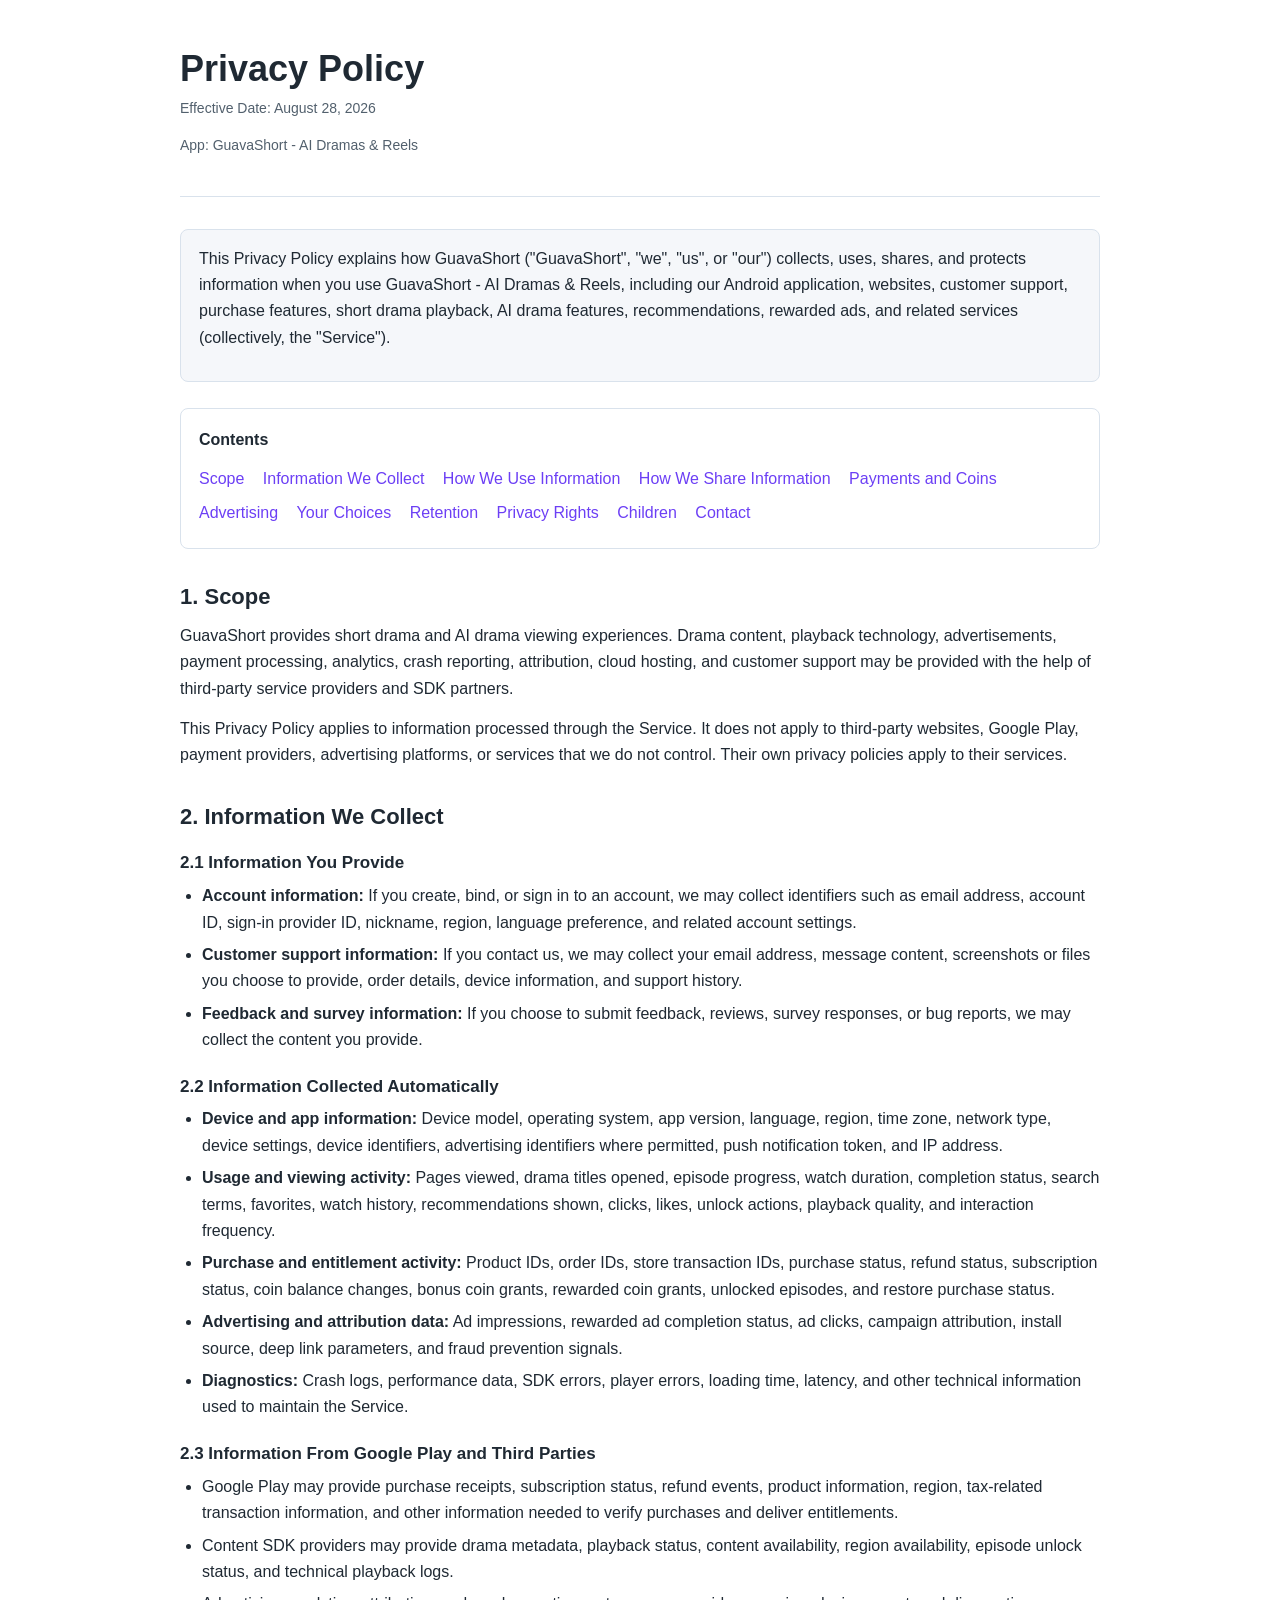
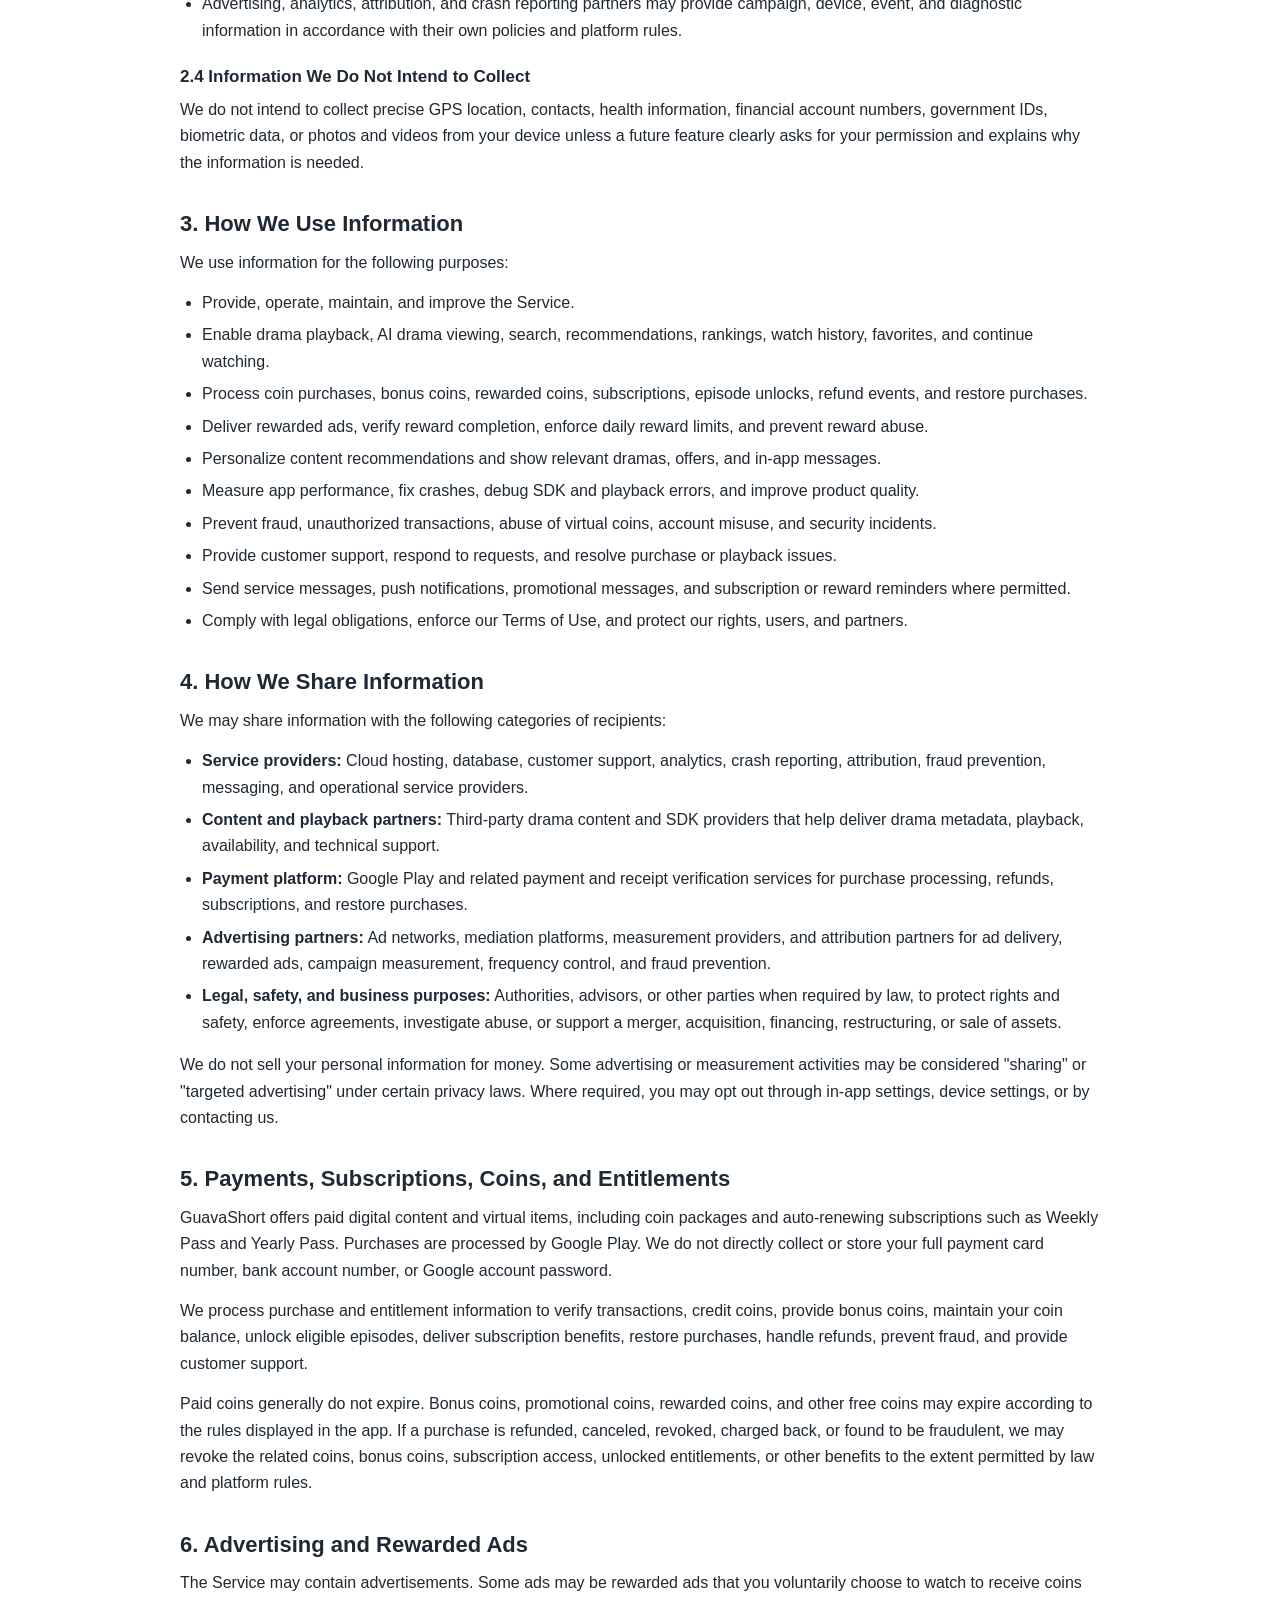
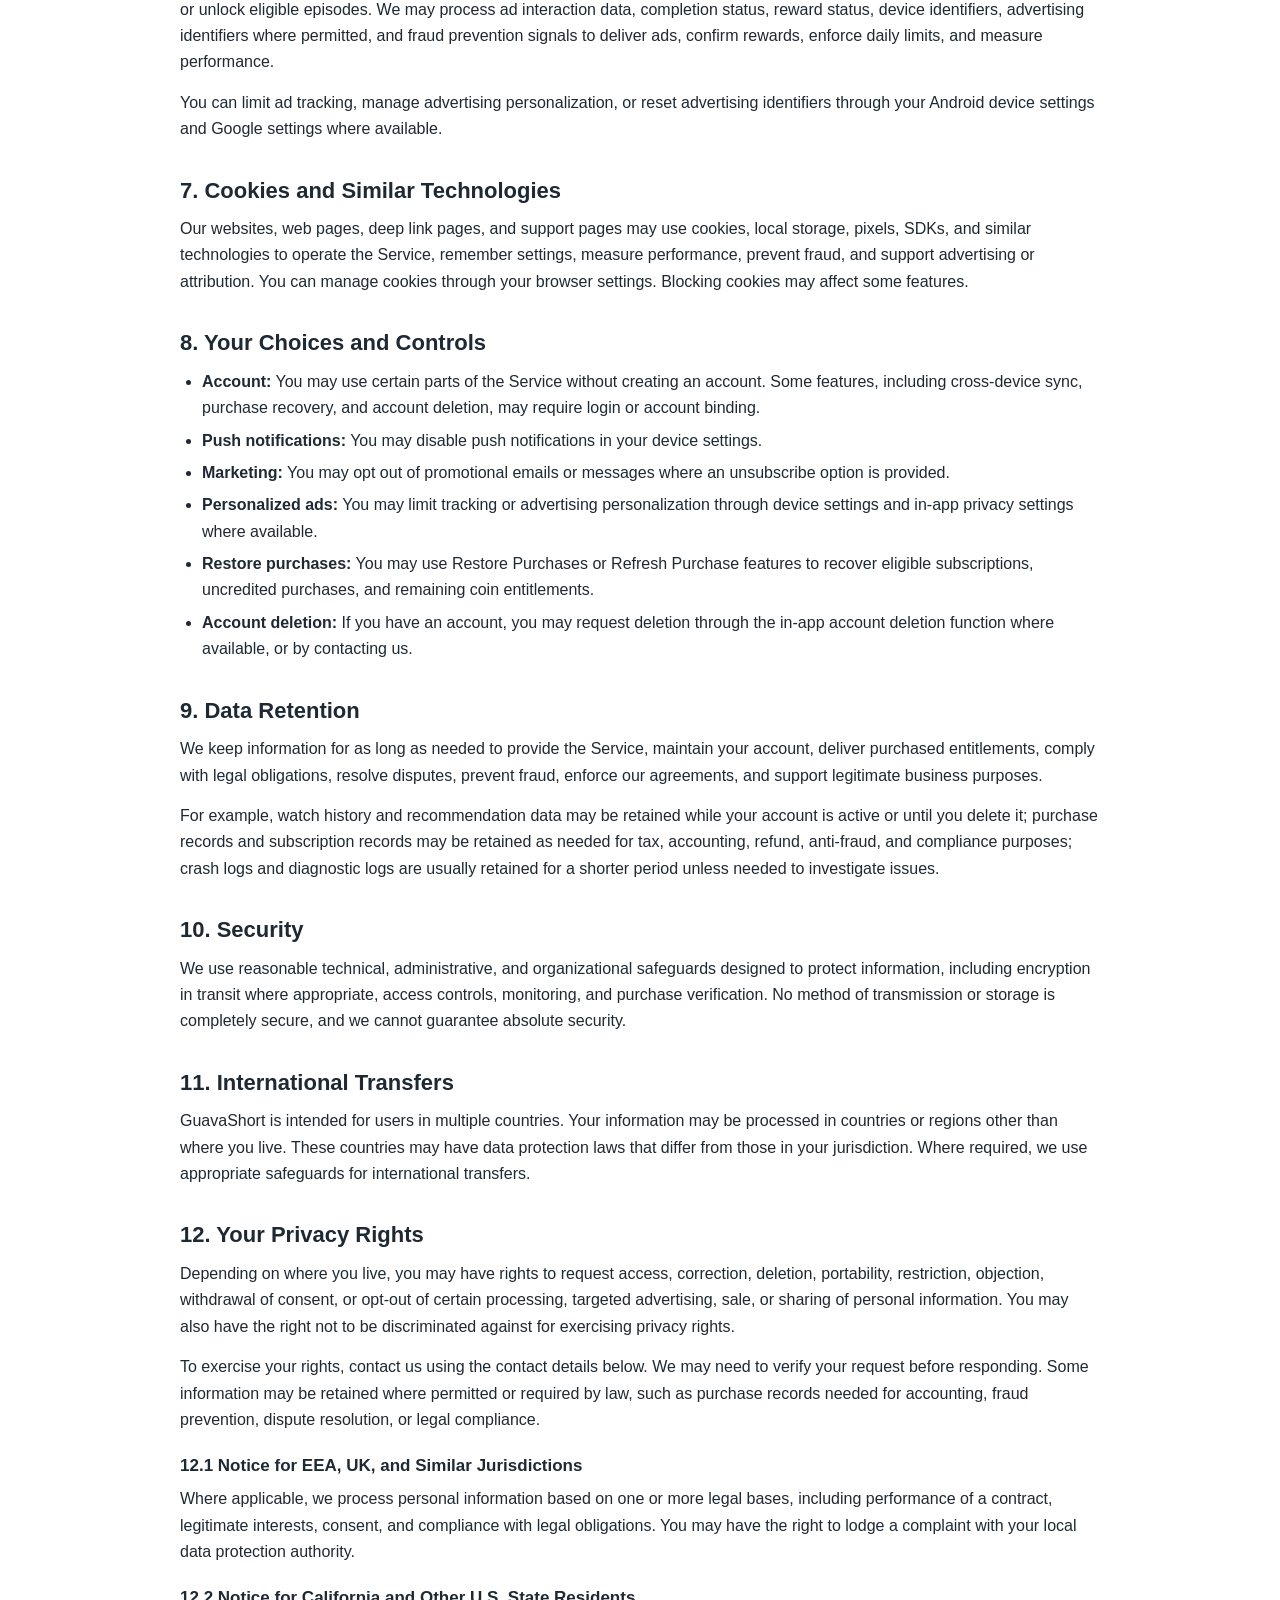
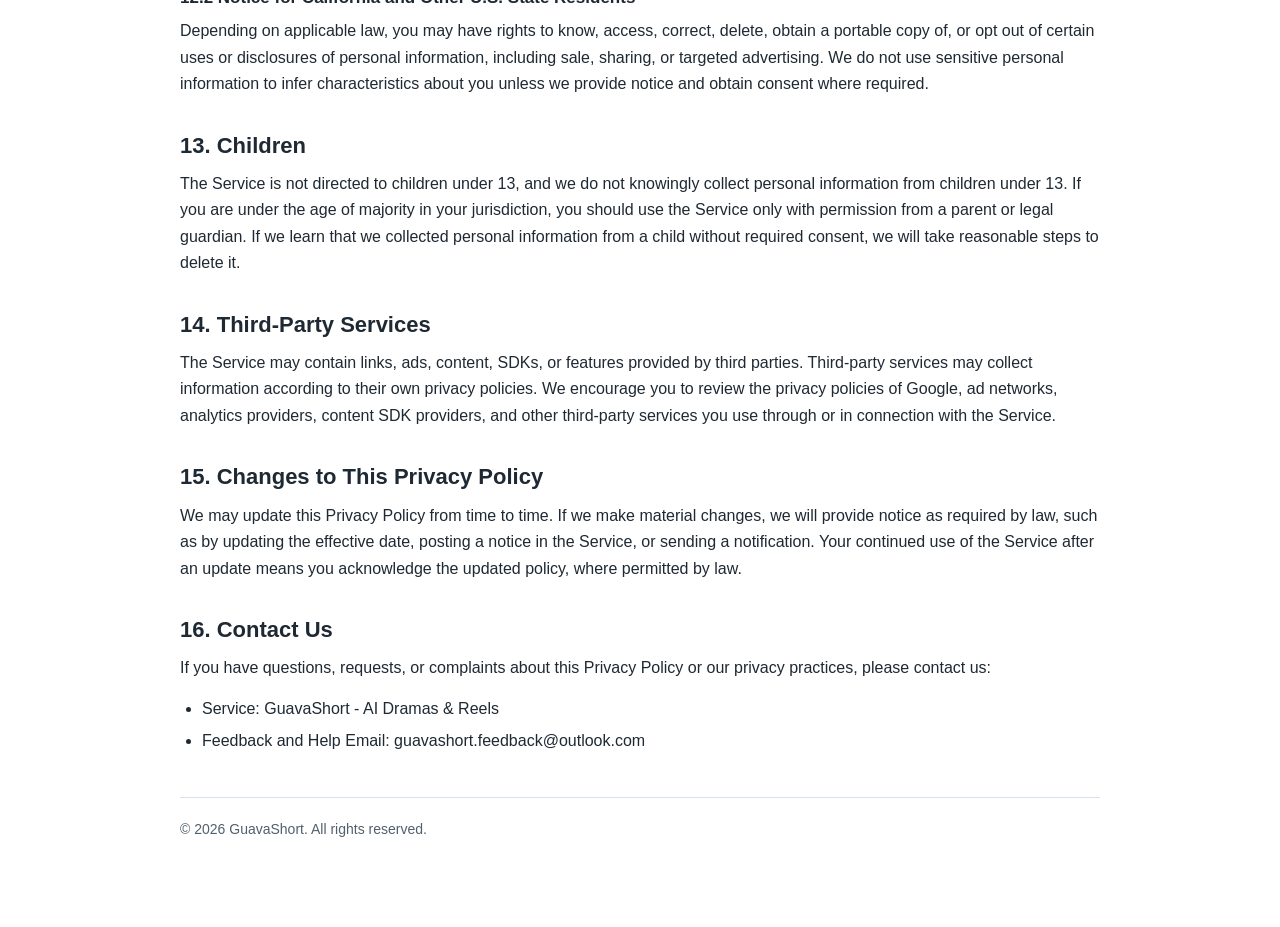
<file: privacypolicy.html>
<!doctype html>
<html lang="en">
<head>
  <meta charset="utf-8">
  <meta name="viewport" content="width=device-width, initial-scale=1">
  <title>GuavaShort Privacy Policy</title>
  <style>
    :root {
      --text: #1f2933;
      --muted: #52606d;
      --border: #d9e2ec;
      --surface: #f5f7fa;
      --accent: #6c3ff5;
    }

    body {
      margin: 0;
      color: var(--text);
      background: #ffffff;
      font-family: -apple-system, BlinkMacSystemFont, "Segoe UI", Roboto, Arial, sans-serif;
      line-height: 1.65;
    }

    main {
      max-width: 920px;
      margin: 0 auto;
      padding: 48px 22px 72px;
    }

    header {
      border-bottom: 1px solid var(--border);
      margin-bottom: 32px;
      padding-bottom: 24px;
    }

    h1 {
      margin: 0 0 8px;
      font-size: 36px;
      line-height: 1.15;
      letter-spacing: 0;
    }

    h2 {
      margin: 34px 0 12px;
      font-size: 22px;
      line-height: 1.25;
      letter-spacing: 0;
    }

    h3 {
      margin: 22px 0 8px;
      font-size: 17px;
      line-height: 1.35;
      letter-spacing: 0;
    }

    p {
      margin: 0 0 14px;
    }

    ul {
      margin: 0 0 16px 22px;
      padding: 0;
    }

    li {
      margin: 6px 0;
    }

    a {
      color: var(--accent);
    }

    .meta {
      color: var(--muted);
      font-size: 14px;
    }

    .notice {
      background: var(--surface);
      border: 1px solid var(--border);
      border-radius: 8px;
      margin: 18px 0 26px;
      padding: 16px 18px;
    }

    .toc {
      background: #ffffff;
      border: 1px solid var(--border);
      border-radius: 8px;
      margin: 20px 0 28px;
      padding: 18px;
    }

    .toc strong {
      display: block;
      margin-bottom: 8px;
    }

    .toc a {
      display: inline-block;
      margin: 4px 14px 4px 0;
      text-decoration: none;
    }

    table {
      width: 100%;
      border-collapse: collapse;
      margin: 14px 0 20px;
      font-size: 14px;
    }

    th, td {
      border: 1px solid var(--border);
      padding: 10px 12px;
      text-align: left;
      vertical-align: top;
    }

    th {
      background: var(--surface);
      font-weight: 700;
    }

    footer {
      border-top: 1px solid var(--border);
      color: var(--muted);
      margin-top: 42px;
      padding-top: 20px;
      font-size: 14px;
    }
  </style>
</head>
<body>
  <main>
    <header>
      <h1>Privacy Policy</h1>
      <p class="meta">Effective Date: August 28, 2026</p>
      <p class="meta">App: GuavaShort - AI Dramas &amp; Reels</p>
    </header>

    <section class="notice" aria-label="Important notice">
      <p>This Privacy Policy explains how GuavaShort ("GuavaShort", "we", "us", or "our") collects, uses, shares, and protects information when you use GuavaShort - AI Dramas &amp; Reels, including our Android application, websites, customer support, purchase features, short drama playback, AI drama features, recommendations, rewarded ads, and related services (collectively, the "Service").</p>
    </section>

    <nav class="toc" aria-label="Table of contents">
      <strong>Contents</strong>
      <a href="#scope">Scope</a>
      <a href="#information">Information We Collect</a>
      <a href="#use">How We Use Information</a>
      <a href="#sharing">How We Share Information</a>
      <a href="#payments">Payments and Coins</a>
      <a href="#ads">Advertising</a>
      <a href="#choices">Your Choices</a>
      <a href="#retention">Retention</a>
      <a href="#rights">Privacy Rights</a>
      <a href="#children">Children</a>
      <a href="#contact">Contact</a>
    </nav>

    <section id="scope">
      <h2>1. Scope</h2>
      <p>GuavaShort provides short drama and AI drama viewing experiences. Drama content, playback technology, advertisements, payment processing, analytics, crash reporting, attribution, cloud hosting, and customer support may be provided with the help of third-party service providers and SDK partners.</p>
      <p>This Privacy Policy applies to information processed through the Service. It does not apply to third-party websites, Google Play, payment providers, advertising platforms, or services that we do not control. Their own privacy policies apply to their services.</p>
    </section>

    <section id="information">
      <h2>2. Information We Collect</h2>
      <h3>2.1 Information You Provide</h3>
      <ul>
        <li><strong>Account information:</strong> If you create, bind, or sign in to an account, we may collect identifiers such as email address, account ID, sign-in provider ID, nickname, region, language preference, and related account settings.</li>
        <li><strong>Customer support information:</strong> If you contact us, we may collect your email address, message content, screenshots or files you choose to provide, order details, device information, and support history.</li>
        <li><strong>Feedback and survey information:</strong> If you choose to submit feedback, reviews, survey responses, or bug reports, we may collect the content you provide.</li>
      </ul>

      <h3>2.2 Information Collected Automatically</h3>
      <ul>
        <li><strong>Device and app information:</strong> Device model, operating system, app version, language, region, time zone, network type, device settings, device identifiers, advertising identifiers where permitted, push notification token, and IP address.</li>
        <li><strong>Usage and viewing activity:</strong> Pages viewed, drama titles opened, episode progress, watch duration, completion status, search terms, favorites, watch history, recommendations shown, clicks, likes, unlock actions, playback quality, and interaction frequency.</li>
        <li><strong>Purchase and entitlement activity:</strong> Product IDs, order IDs, store transaction IDs, purchase status, refund status, subscription status, coin balance changes, bonus coin grants, rewarded coin grants, unlocked episodes, and restore purchase status.</li>
        <li><strong>Advertising and attribution data:</strong> Ad impressions, rewarded ad completion status, ad clicks, campaign attribution, install source, deep link parameters, and fraud prevention signals.</li>
        <li><strong>Diagnostics:</strong> Crash logs, performance data, SDK errors, player errors, loading time, latency, and other technical information used to maintain the Service.</li>
      </ul>

      <h3>2.3 Information From Google Play and Third Parties</h3>
      <ul>
        <li>Google Play may provide purchase receipts, subscription status, refund events, product information, region, tax-related transaction information, and other information needed to verify purchases and deliver entitlements.</li>
        <li>Content SDK providers may provide drama metadata, playback status, content availability, region availability, episode unlock status, and technical playback logs.</li>
        <li>Advertising, analytics, attribution, and crash reporting partners may provide campaign, device, event, and diagnostic information in accordance with their own policies and platform rules.</li>
      </ul>

      <h3>2.4 Information We Do Not Intend to Collect</h3>
      <p>We do not intend to collect precise GPS location, contacts, health information, financial account numbers, government IDs, biometric data, or photos and videos from your device unless a future feature clearly asks for your permission and explains why the information is needed.</p>
    </section>

    <section id="use">
      <h2>3. How We Use Information</h2>
      <p>We use information for the following purposes:</p>
      <ul>
        <li>Provide, operate, maintain, and improve the Service.</li>
        <li>Enable drama playback, AI drama viewing, search, recommendations, rankings, watch history, favorites, and continue watching.</li>
        <li>Process coin purchases, bonus coins, rewarded coins, subscriptions, episode unlocks, refund events, and restore purchases.</li>
        <li>Deliver rewarded ads, verify reward completion, enforce daily reward limits, and prevent reward abuse.</li>
        <li>Personalize content recommendations and show relevant dramas, offers, and in-app messages.</li>
        <li>Measure app performance, fix crashes, debug SDK and playback errors, and improve product quality.</li>
        <li>Prevent fraud, unauthorized transactions, abuse of virtual coins, account misuse, and security incidents.</li>
        <li>Provide customer support, respond to requests, and resolve purchase or playback issues.</li>
        <li>Send service messages, push notifications, promotional messages, and subscription or reward reminders where permitted.</li>
        <li>Comply with legal obligations, enforce our Terms of Use, and protect our rights, users, and partners.</li>
      </ul>
    </section>

    <section id="sharing">
      <h2>4. How We Share Information</h2>
      <p>We may share information with the following categories of recipients:</p>
      <ul>
        <li><strong>Service providers:</strong> Cloud hosting, database, customer support, analytics, crash reporting, attribution, fraud prevention, messaging, and operational service providers.</li>
        <li><strong>Content and playback partners:</strong> Third-party drama content and SDK providers that help deliver drama metadata, playback, availability, and technical support.</li>
        <li><strong>Payment platform:</strong> Google Play and related payment and receipt verification services for purchase processing, refunds, subscriptions, and restore purchases.</li>
        <li><strong>Advertising partners:</strong> Ad networks, mediation platforms, measurement providers, and attribution partners for ad delivery, rewarded ads, campaign measurement, frequency control, and fraud prevention.</li>
        <li><strong>Legal, safety, and business purposes:</strong> Authorities, advisors, or other parties when required by law, to protect rights and safety, enforce agreements, investigate abuse, or support a merger, acquisition, financing, restructuring, or sale of assets.</li>
      </ul>
      <p>We do not sell your personal information for money. Some advertising or measurement activities may be considered "sharing" or "targeted advertising" under certain privacy laws. Where required, you may opt out through in-app settings, device settings, or by contacting us.</p>
    </section>

    <section id="payments">
      <h2>5. Payments, Subscriptions, Coins, and Entitlements</h2>
      <p>GuavaShort offers paid digital content and virtual items, including coin packages and auto-renewing subscriptions such as Weekly Pass and Yearly Pass. Purchases are processed by Google Play. We do not directly collect or store your full payment card number, bank account number, or Google account password.</p>
      <p>We process purchase and entitlement information to verify transactions, credit coins, provide bonus coins, maintain your coin balance, unlock eligible episodes, deliver subscription benefits, restore purchases, handle refunds, prevent fraud, and provide customer support.</p>
      <p>Paid coins generally do not expire. Bonus coins, promotional coins, rewarded coins, and other free coins may expire according to the rules displayed in the app. If a purchase is refunded, canceled, revoked, charged back, or found to be fraudulent, we may revoke the related coins, bonus coins, subscription access, unlocked entitlements, or other benefits to the extent permitted by law and platform rules.</p>
    </section>

    <section id="ads">
      <h2>6. Advertising and Rewarded Ads</h2>
      <p>The Service may contain advertisements. Some ads may be rewarded ads that you voluntarily choose to watch to receive coins or unlock eligible episodes. We may process ad interaction data, completion status, reward status, device identifiers, advertising identifiers where permitted, and fraud prevention signals to deliver ads, confirm rewards, enforce daily limits, and measure performance.</p>
      <p>You can limit ad tracking, manage advertising personalization, or reset advertising identifiers through your Android device settings and Google settings where available.</p>
    </section>

    <section id="cookies">
      <h2>7. Cookies and Similar Technologies</h2>
      <p>Our websites, web pages, deep link pages, and support pages may use cookies, local storage, pixels, SDKs, and similar technologies to operate the Service, remember settings, measure performance, prevent fraud, and support advertising or attribution. You can manage cookies through your browser settings. Blocking cookies may affect some features.</p>
    </section>

    <section id="choices">
      <h2>8. Your Choices and Controls</h2>
      <ul>
        <li><strong>Account:</strong> You may use certain parts of the Service without creating an account. Some features, including cross-device sync, purchase recovery, and account deletion, may require login or account binding.</li>
        <li><strong>Push notifications:</strong> You may disable push notifications in your device settings.</li>
        <li><strong>Marketing:</strong> You may opt out of promotional emails or messages where an unsubscribe option is provided.</li>
        <li><strong>Personalized ads:</strong> You may limit tracking or advertising personalization through device settings and in-app privacy settings where available.</li>
        <li><strong>Restore purchases:</strong> You may use Restore Purchases or Refresh Purchase features to recover eligible subscriptions, uncredited purchases, and remaining coin entitlements.</li>
        <li><strong>Account deletion:</strong> If you have an account, you may request deletion through the in-app account deletion function where available, or by contacting us.</li>
      </ul>
    </section>

    <section id="retention">
      <h2>9. Data Retention</h2>
      <p>We keep information for as long as needed to provide the Service, maintain your account, deliver purchased entitlements, comply with legal obligations, resolve disputes, prevent fraud, enforce our agreements, and support legitimate business purposes.</p>
      <p>For example, watch history and recommendation data may be retained while your account is active or until you delete it; purchase records and subscription records may be retained as needed for tax, accounting, refund, anti-fraud, and compliance purposes; crash logs and diagnostic logs are usually retained for a shorter period unless needed to investigate issues.</p>
    </section>

    <section id="security">
      <h2>10. Security</h2>
      <p>We use reasonable technical, administrative, and organizational safeguards designed to protect information, including encryption in transit where appropriate, access controls, monitoring, and purchase verification. No method of transmission or storage is completely secure, and we cannot guarantee absolute security.</p>
    </section>

    <section id="international">
      <h2>11. International Transfers</h2>
      <p>GuavaShort is intended for users in multiple countries. Your information may be processed in countries or regions other than where you live. These countries may have data protection laws that differ from those in your jurisdiction. Where required, we use appropriate safeguards for international transfers.</p>
    </section>

    <section id="rights">
      <h2>12. Your Privacy Rights</h2>
      <p>Depending on where you live, you may have rights to request access, correction, deletion, portability, restriction, objection, withdrawal of consent, or opt-out of certain processing, targeted advertising, sale, or sharing of personal information. You may also have the right not to be discriminated against for exercising privacy rights.</p>
      <p>To exercise your rights, contact us using the contact details below. We may need to verify your request before responding. Some information may be retained where permitted or required by law, such as purchase records needed for accounting, fraud prevention, dispute resolution, or legal compliance.</p>

      <h3>12.1 Notice for EEA, UK, and Similar Jurisdictions</h3>
      <p>Where applicable, we process personal information based on one or more legal bases, including performance of a contract, legitimate interests, consent, and compliance with legal obligations. You may have the right to lodge a complaint with your local data protection authority.</p>

      <h3>12.2 Notice for California and Other U.S. State Residents</h3>
      <p>Depending on applicable law, you may have rights to know, access, correct, delete, obtain a portable copy of, or opt out of certain uses or disclosures of personal information, including sale, sharing, or targeted advertising. We do not use sensitive personal information to infer characteristics about you unless we provide notice and obtain consent where required.</p>
    </section>

    <section id="children">
      <h2>13. Children</h2>
      <p>The Service is not directed to children under 13, and we do not knowingly collect personal information from children under 13. If you are under the age of majority in your jurisdiction, you should use the Service only with permission from a parent or legal guardian. If we learn that we collected personal information from a child without required consent, we will take reasonable steps to delete it.</p>
    </section>

    <section id="third-party">
      <h2>14. Third-Party Services</h2>
      <p>The Service may contain links, ads, content, SDKs, or features provided by third parties. Third-party services may collect information according to their own privacy policies. We encourage you to review the privacy policies of Google, ad networks, analytics providers, content SDK providers, and other third-party services you use through or in connection with the Service.</p>
    </section>

    <section id="changes">
      <h2>15. Changes to This Privacy Policy</h2>
      <p>We may update this Privacy Policy from time to time. If we make material changes, we will provide notice as required by law, such as by updating the effective date, posting a notice in the Service, or sending a notification. Your continued use of the Service after an update means you acknowledge the updated policy, where permitted by law.</p>
    </section>

    <section id="contact">
      <h2>16. Contact Us</h2>
      <p>If you have questions, requests, or complaints about this Privacy Policy or our privacy practices, please contact us:</p>
      <ul>
        <li>Service: GuavaShort - AI Dramas &amp; Reels</li>
        <li>Feedback and Help Email: guavashort.feedback@outlook.com</li>
      </ul>
    </section>

    <footer>
      <p>&copy; 2026 GuavaShort. All rights reserved.</p>
    </footer>
  </main>
</body>
</html>
</file>
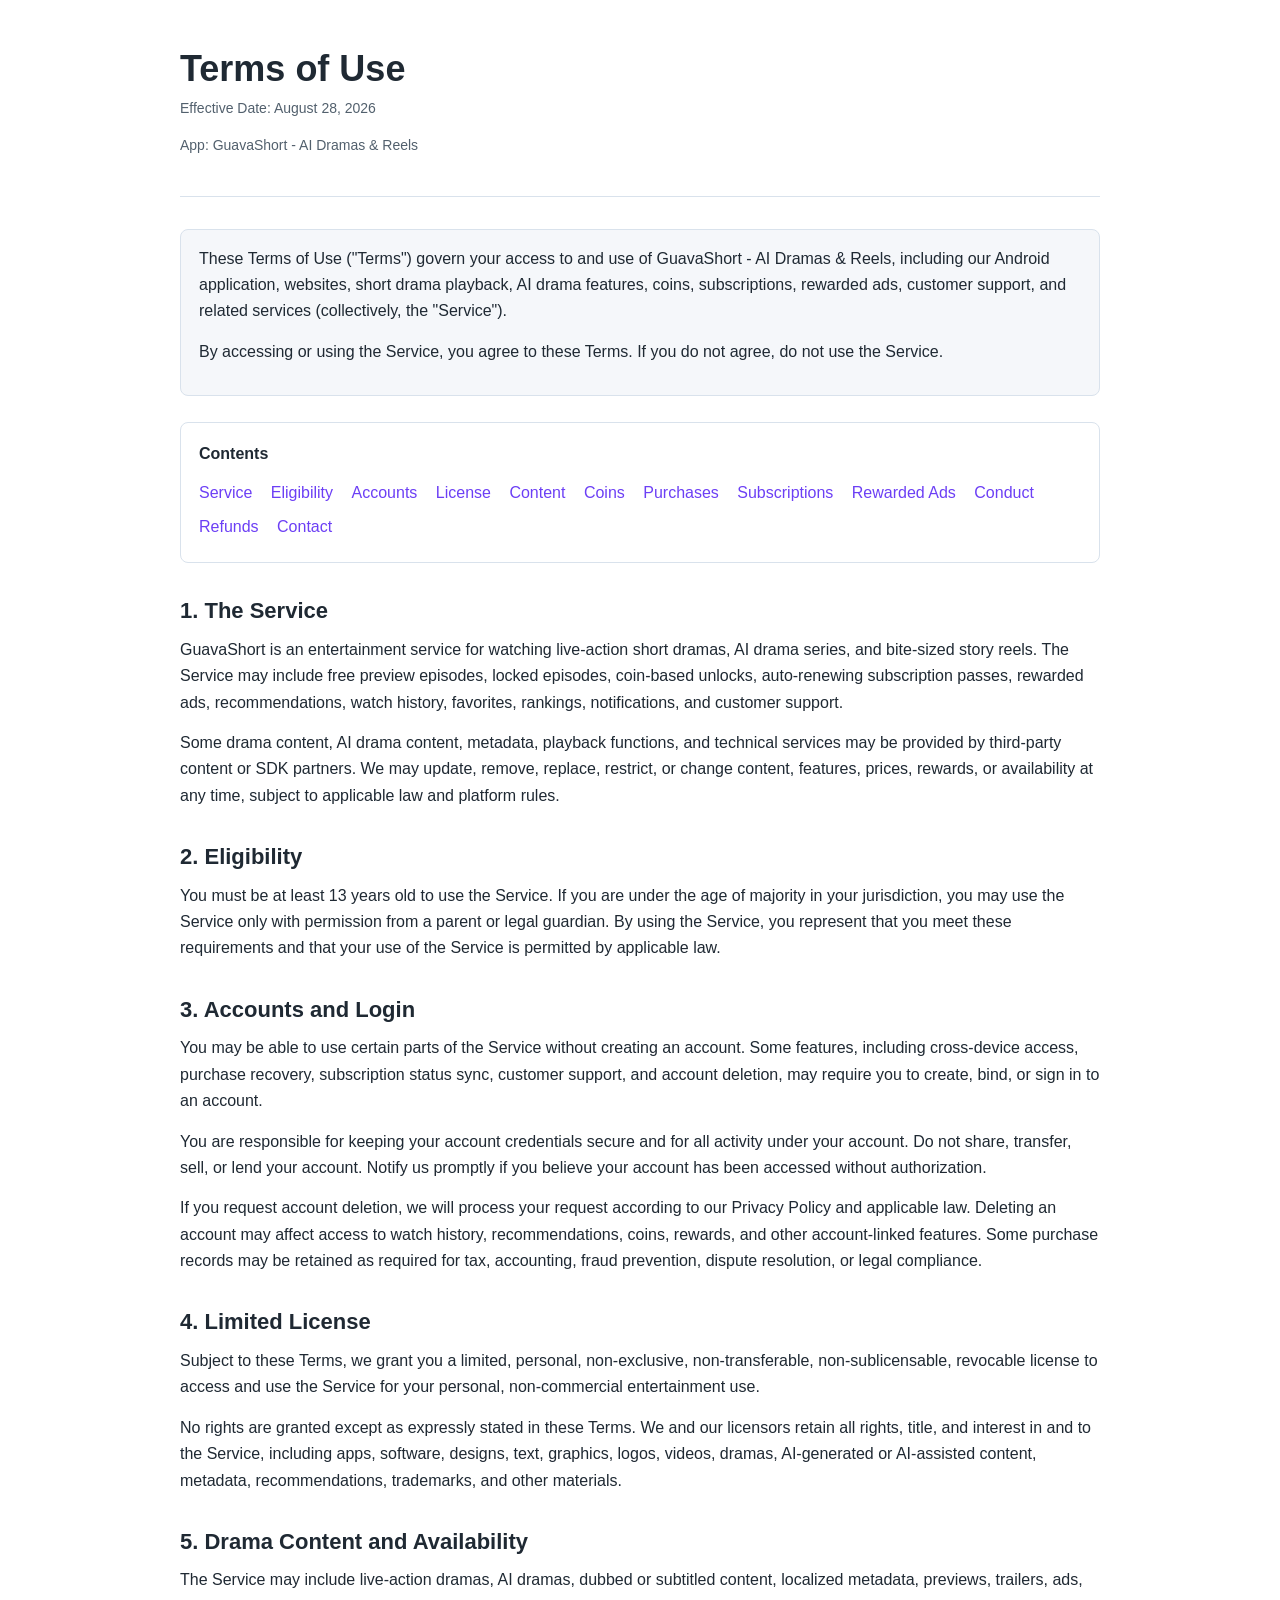
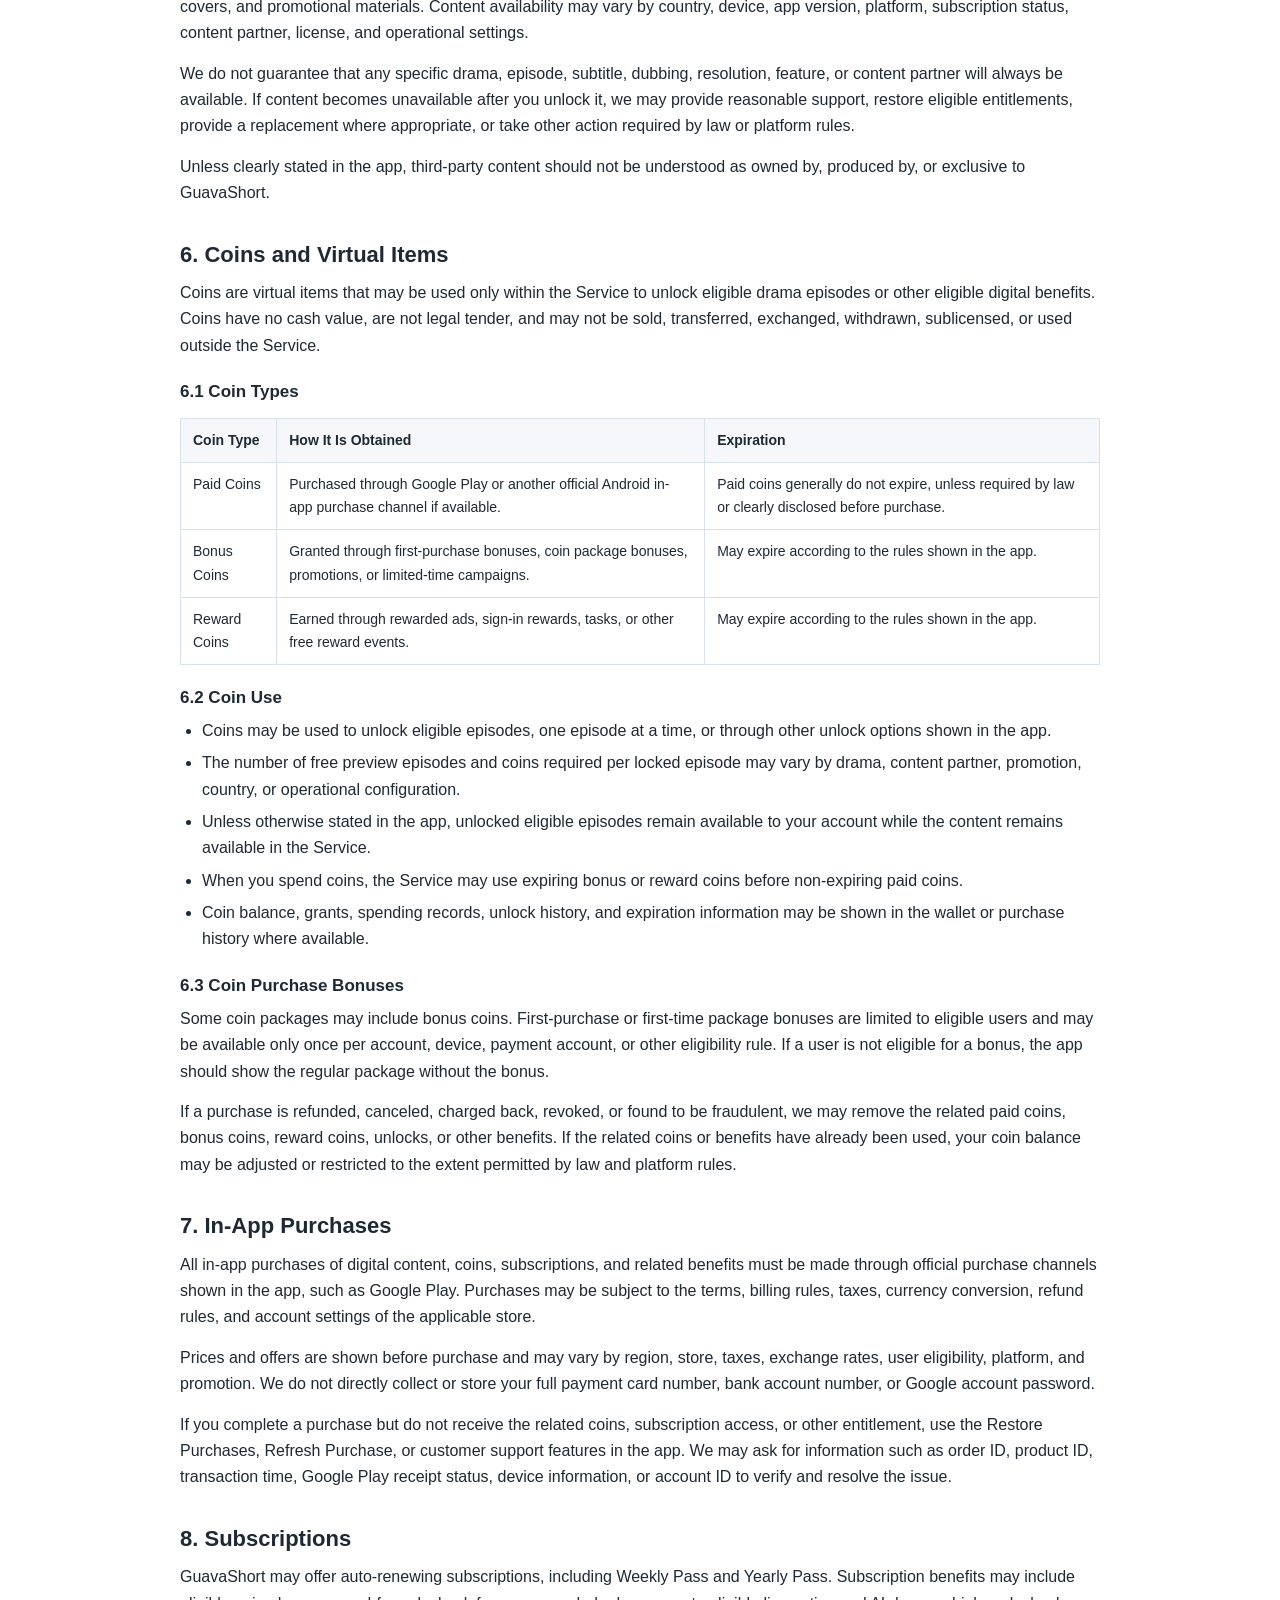
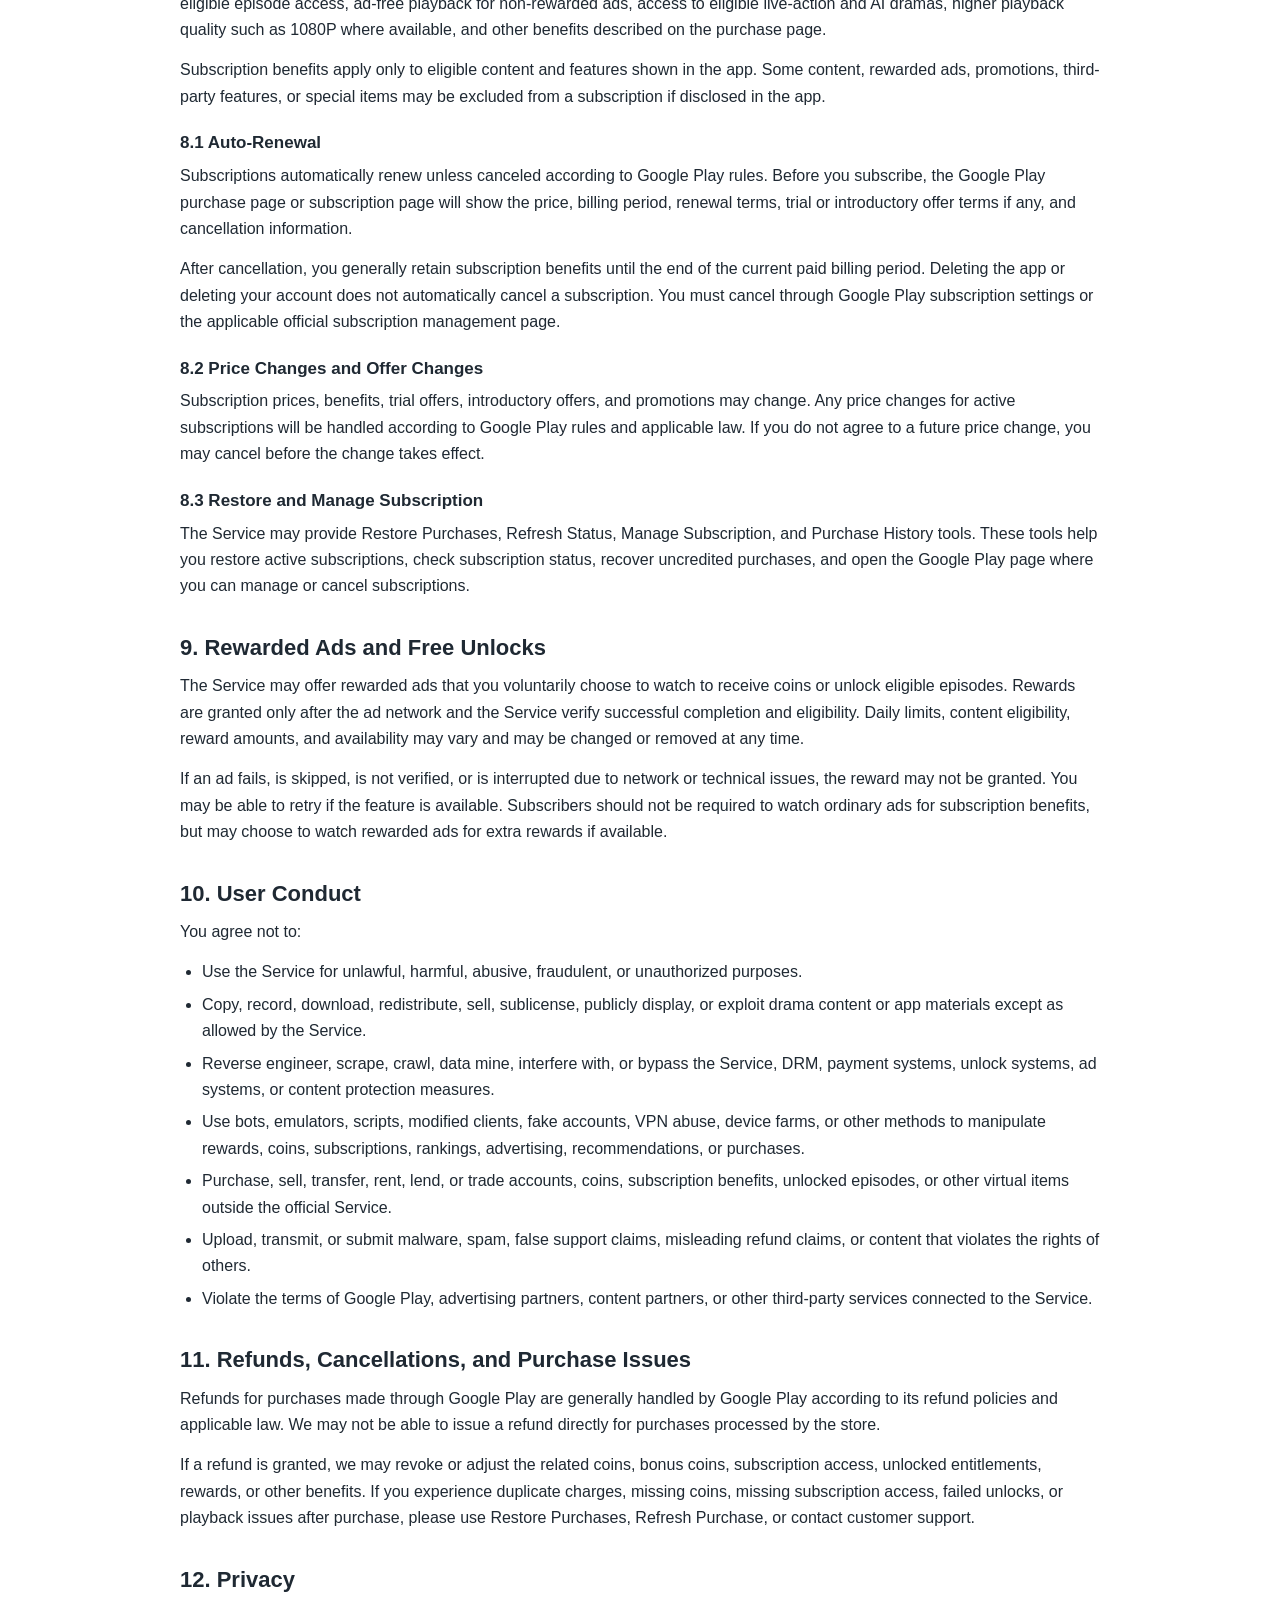
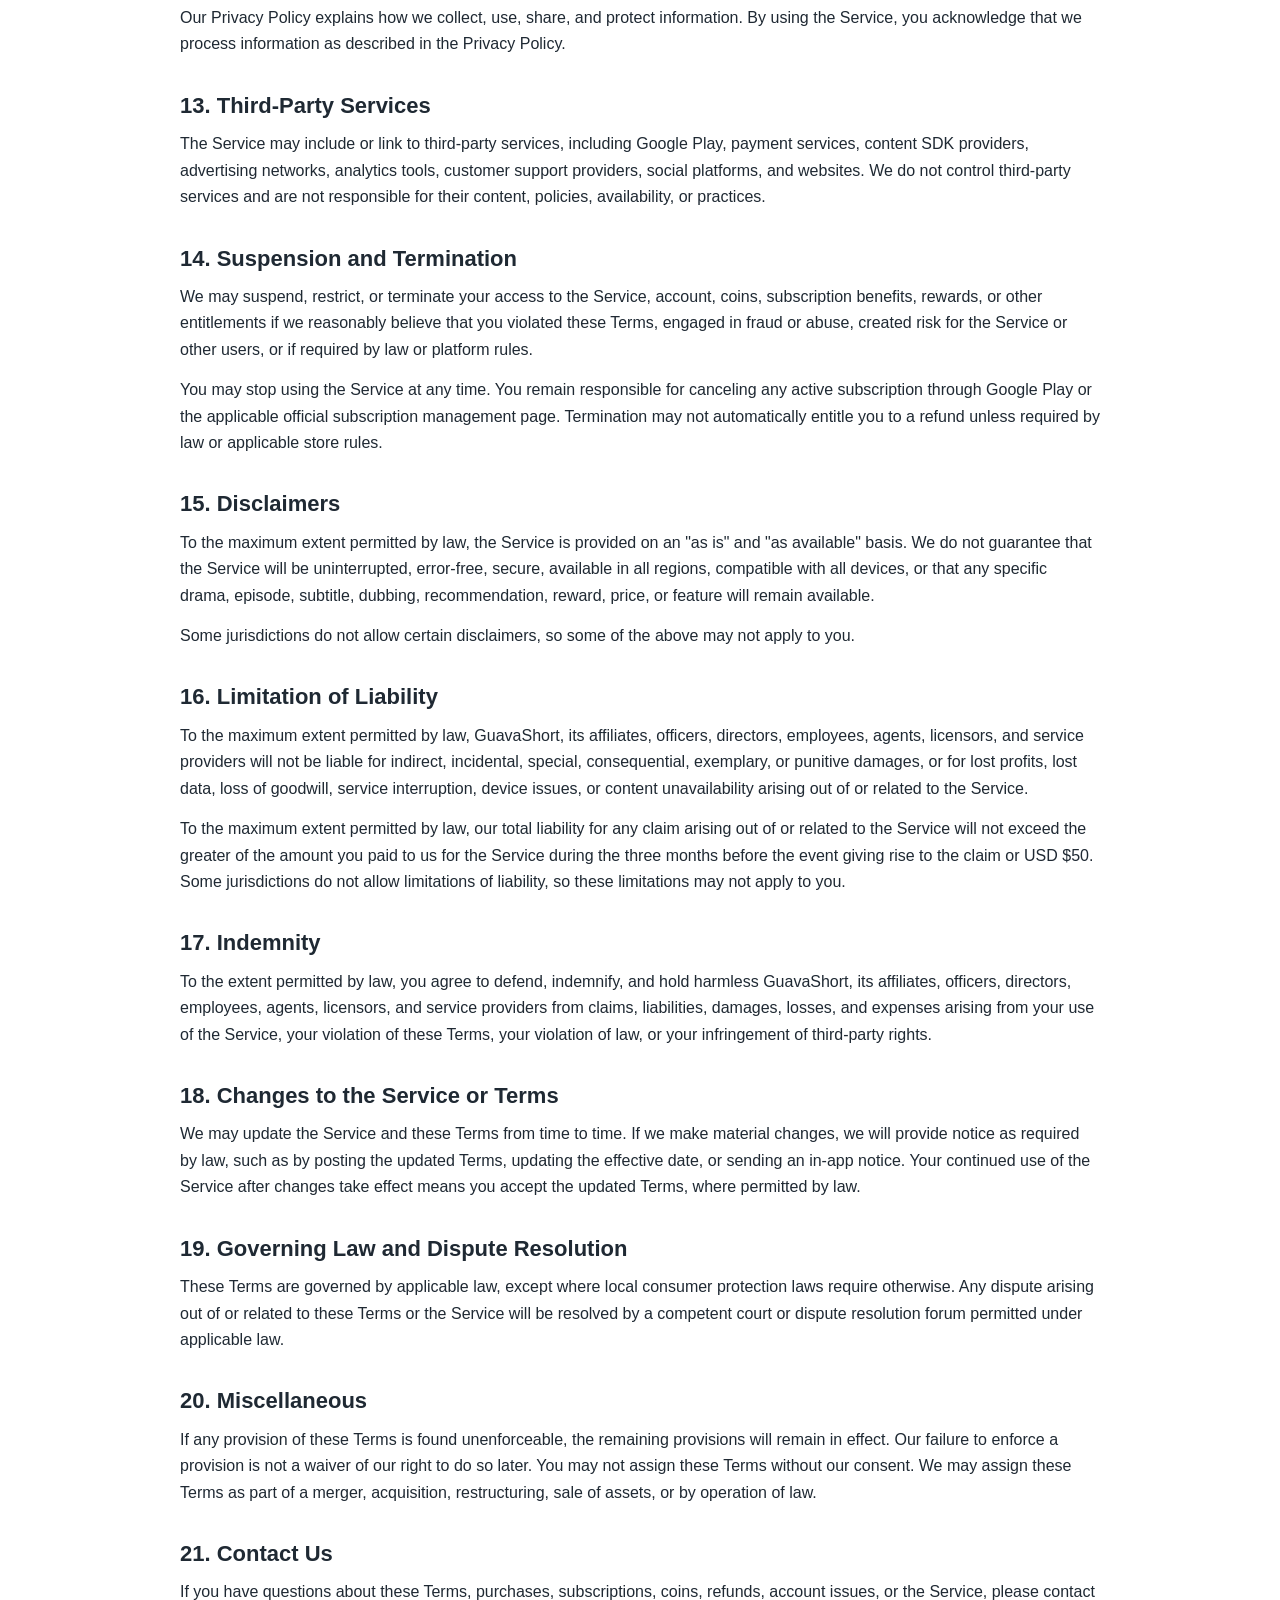
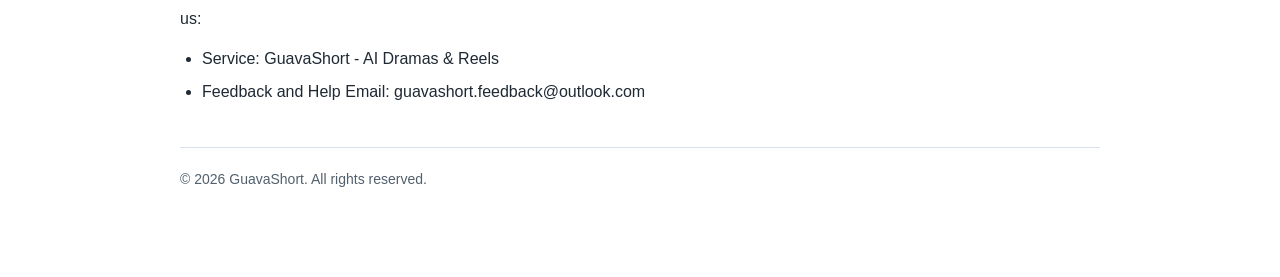
<file: termsofuse.html>
<!doctype html>
<html lang="en">
<head>
  <meta charset="utf-8">
  <meta name="viewport" content="width=device-width, initial-scale=1">
  <title>GuavaShort Terms of Use</title>
  <style>
    :root {
      --text: #1f2933;
      --muted: #52606d;
      --border: #d9e2ec;
      --surface: #f5f7fa;
      --accent: #6c3ff5;
    }

    body {
      margin: 0;
      color: var(--text);
      background: #ffffff;
      font-family: -apple-system, BlinkMacSystemFont, "Segoe UI", Roboto, Arial, sans-serif;
      line-height: 1.65;
    }

    main {
      max-width: 920px;
      margin: 0 auto;
      padding: 48px 22px 72px;
    }

    header {
      border-bottom: 1px solid var(--border);
      margin-bottom: 32px;
      padding-bottom: 24px;
    }

    h1 {
      margin: 0 0 8px;
      font-size: 36px;
      line-height: 1.15;
      letter-spacing: 0;
    }

    h2 {
      margin: 34px 0 12px;
      font-size: 22px;
      line-height: 1.25;
      letter-spacing: 0;
    }

    h3 {
      margin: 22px 0 8px;
      font-size: 17px;
      line-height: 1.35;
      letter-spacing: 0;
    }

    p {
      margin: 0 0 14px;
    }

    ul {
      margin: 0 0 16px 22px;
      padding: 0;
    }

    li {
      margin: 6px 0;
    }

    a {
      color: var(--accent);
    }

    .meta {
      color: var(--muted);
      font-size: 14px;
    }

    .notice {
      background: var(--surface);
      border: 1px solid var(--border);
      border-radius: 8px;
      margin: 18px 0 26px;
      padding: 16px 18px;
    }

    .toc {
      background: #ffffff;
      border: 1px solid var(--border);
      border-radius: 8px;
      margin: 20px 0 28px;
      padding: 18px;
    }

    .toc strong {
      display: block;
      margin-bottom: 8px;
    }

    .toc a {
      display: inline-block;
      margin: 4px 14px 4px 0;
      text-decoration: none;
    }

    table {
      width: 100%;
      border-collapse: collapse;
      margin: 14px 0 20px;
      font-size: 14px;
    }

    th, td {
      border: 1px solid var(--border);
      padding: 10px 12px;
      text-align: left;
      vertical-align: top;
    }

    th {
      background: var(--surface);
      font-weight: 700;
    }

    footer {
      border-top: 1px solid var(--border);
      color: var(--muted);
      margin-top: 42px;
      padding-top: 20px;
      font-size: 14px;
    }
  </style>
</head>
<body>
  <main>
    <header>
      <h1>Terms of Use</h1>
      <p class="meta">Effective Date: August 28, 2026</p>
      <p class="meta">App: GuavaShort - AI Dramas &amp; Reels</p>
    </header>

    <section class="notice" aria-label="Important notice">
      <p>These Terms of Use ("Terms") govern your access to and use of GuavaShort - AI Dramas &amp; Reels, including our Android application, websites, short drama playback, AI drama features, coins, subscriptions, rewarded ads, customer support, and related services (collectively, the "Service").</p>
      <p>By accessing or using the Service, you agree to these Terms. If you do not agree, do not use the Service.</p>
    </section>

    <nav class="toc" aria-label="Table of contents">
      <strong>Contents</strong>
      <a href="#service">Service</a>
      <a href="#eligibility">Eligibility</a>
      <a href="#accounts">Accounts</a>
      <a href="#license">License</a>
      <a href="#content">Content</a>
      <a href="#coins">Coins</a>
      <a href="#iap">Purchases</a>
      <a href="#subscriptions">Subscriptions</a>
      <a href="#ads">Rewarded Ads</a>
      <a href="#conduct">Conduct</a>
      <a href="#refunds">Refunds</a>
      <a href="#contact">Contact</a>
    </nav>

    <section id="service">
      <h2>1. The Service</h2>
      <p>GuavaShort is an entertainment service for watching live-action short dramas, AI drama series, and bite-sized story reels. The Service may include free preview episodes, locked episodes, coin-based unlocks, auto-renewing subscription passes, rewarded ads, recommendations, watch history, favorites, rankings, notifications, and customer support.</p>
      <p>Some drama content, AI drama content, metadata, playback functions, and technical services may be provided by third-party content or SDK partners. We may update, remove, replace, restrict, or change content, features, prices, rewards, or availability at any time, subject to applicable law and platform rules.</p>
    </section>

    <section id="eligibility">
      <h2>2. Eligibility</h2>
      <p>You must be at least 13 years old to use the Service. If you are under the age of majority in your jurisdiction, you may use the Service only with permission from a parent or legal guardian. By using the Service, you represent that you meet these requirements and that your use of the Service is permitted by applicable law.</p>
    </section>

    <section id="accounts">
      <h2>3. Accounts and Login</h2>
      <p>You may be able to use certain parts of the Service without creating an account. Some features, including cross-device access, purchase recovery, subscription status sync, customer support, and account deletion, may require you to create, bind, or sign in to an account.</p>
      <p>You are responsible for keeping your account credentials secure and for all activity under your account. Do not share, transfer, sell, or lend your account. Notify us promptly if you believe your account has been accessed without authorization.</p>
      <p>If you request account deletion, we will process your request according to our Privacy Policy and applicable law. Deleting an account may affect access to watch history, recommendations, coins, rewards, and other account-linked features. Some purchase records may be retained as required for tax, accounting, fraud prevention, dispute resolution, or legal compliance.</p>
    </section>

    <section id="license">
      <h2>4. Limited License</h2>
      <p>Subject to these Terms, we grant you a limited, personal, non-exclusive, non-transferable, non-sublicensable, revocable license to access and use the Service for your personal, non-commercial entertainment use.</p>
      <p>No rights are granted except as expressly stated in these Terms. We and our licensors retain all rights, title, and interest in and to the Service, including apps, software, designs, text, graphics, logos, videos, dramas, AI-generated or AI-assisted content, metadata, recommendations, trademarks, and other materials.</p>
    </section>

    <section id="content">
      <h2>5. Drama Content and Availability</h2>
      <p>The Service may include live-action dramas, AI dramas, dubbed or subtitled content, localized metadata, previews, trailers, ads, covers, and promotional materials. Content availability may vary by country, device, app version, platform, subscription status, content partner, license, and operational settings.</p>
      <p>We do not guarantee that any specific drama, episode, subtitle, dubbing, resolution, feature, or content partner will always be available. If content becomes unavailable after you unlock it, we may provide reasonable support, restore eligible entitlements, provide a replacement where appropriate, or take other action required by law or platform rules.</p>
      <p>Unless clearly stated in the app, third-party content should not be understood as owned by, produced by, or exclusive to GuavaShort.</p>
    </section>

    <section id="coins">
      <h2>6. Coins and Virtual Items</h2>
      <p>Coins are virtual items that may be used only within the Service to unlock eligible drama episodes or other eligible digital benefits. Coins have no cash value, are not legal tender, and may not be sold, transferred, exchanged, withdrawn, sublicensed, or used outside the Service.</p>

      <h3>6.1 Coin Types</h3>
      <table>
        <thead>
          <tr>
            <th>Coin Type</th>
            <th>How It Is Obtained</th>
            <th>Expiration</th>
          </tr>
        </thead>
        <tbody>
          <tr>
            <td>Paid Coins</td>
            <td>Purchased through Google Play or another official Android in-app purchase channel if available.</td>
            <td>Paid coins generally do not expire, unless required by law or clearly disclosed before purchase.</td>
          </tr>
          <tr>
            <td>Bonus Coins</td>
            <td>Granted through first-purchase bonuses, coin package bonuses, promotions, or limited-time campaigns.</td>
            <td>May expire according to the rules shown in the app.</td>
          </tr>
          <tr>
            <td>Reward Coins</td>
            <td>Earned through rewarded ads, sign-in rewards, tasks, or other free reward events.</td>
            <td>May expire according to the rules shown in the app.</td>
          </tr>
        </tbody>
      </table>

      <h3>6.2 Coin Use</h3>
      <ul>
        <li>Coins may be used to unlock eligible episodes, one episode at a time, or through other unlock options shown in the app.</li>
        <li>The number of free preview episodes and coins required per locked episode may vary by drama, content partner, promotion, country, or operational configuration.</li>
        <li>Unless otherwise stated in the app, unlocked eligible episodes remain available to your account while the content remains available in the Service.</li>
        <li>When you spend coins, the Service may use expiring bonus or reward coins before non-expiring paid coins.</li>
        <li>Coin balance, grants, spending records, unlock history, and expiration information may be shown in the wallet or purchase history where available.</li>
      </ul>

      <h3>6.3 Coin Purchase Bonuses</h3>
      <p>Some coin packages may include bonus coins. First-purchase or first-time package bonuses are limited to eligible users and may be available only once per account, device, payment account, or other eligibility rule. If a user is not eligible for a bonus, the app should show the regular package without the bonus.</p>
      <p>If a purchase is refunded, canceled, charged back, revoked, or found to be fraudulent, we may remove the related paid coins, bonus coins, reward coins, unlocks, or other benefits. If the related coins or benefits have already been used, your coin balance may be adjusted or restricted to the extent permitted by law and platform rules.</p>
    </section>

    <section id="iap">
      <h2>7. In-App Purchases</h2>
      <p>All in-app purchases of digital content, coins, subscriptions, and related benefits must be made through official purchase channels shown in the app, such as Google Play. Purchases may be subject to the terms, billing rules, taxes, currency conversion, refund rules, and account settings of the applicable store.</p>
      <p>Prices and offers are shown before purchase and may vary by region, store, taxes, exchange rates, user eligibility, platform, and promotion. We do not directly collect or store your full payment card number, bank account number, or Google account password.</p>
      <p>If you complete a purchase but do not receive the related coins, subscription access, or other entitlement, use the Restore Purchases, Refresh Purchase, or customer support features in the app. We may ask for information such as order ID, product ID, transaction time, Google Play receipt status, device information, or account ID to verify and resolve the issue.</p>
    </section>

    <section id="subscriptions">
      <h2>8. Subscriptions</h2>
      <p>GuavaShort may offer auto-renewing subscriptions, including Weekly Pass and Yearly Pass. Subscription benefits may include eligible episode access, ad-free playback for non-rewarded ads, access to eligible live-action and AI dramas, higher playback quality such as 1080P where available, and other benefits described on the purchase page.</p>
      <p>Subscription benefits apply only to eligible content and features shown in the app. Some content, rewarded ads, promotions, third-party features, or special items may be excluded from a subscription if disclosed in the app.</p>

      <h3>8.1 Auto-Renewal</h3>
      <p>Subscriptions automatically renew unless canceled according to Google Play rules. Before you subscribe, the Google Play purchase page or subscription page will show the price, billing period, renewal terms, trial or introductory offer terms if any, and cancellation information.</p>
      <p>After cancellation, you generally retain subscription benefits until the end of the current paid billing period. Deleting the app or deleting your account does not automatically cancel a subscription. You must cancel through Google Play subscription settings or the applicable official subscription management page.</p>

      <h3>8.2 Price Changes and Offer Changes</h3>
      <p>Subscription prices, benefits, trial offers, introductory offers, and promotions may change. Any price changes for active subscriptions will be handled according to Google Play rules and applicable law. If you do not agree to a future price change, you may cancel before the change takes effect.</p>

      <h3>8.3 Restore and Manage Subscription</h3>
      <p>The Service may provide Restore Purchases, Refresh Status, Manage Subscription, and Purchase History tools. These tools help you restore active subscriptions, check subscription status, recover uncredited purchases, and open the Google Play page where you can manage or cancel subscriptions.</p>
    </section>

    <section id="ads">
      <h2>9. Rewarded Ads and Free Unlocks</h2>
      <p>The Service may offer rewarded ads that you voluntarily choose to watch to receive coins or unlock eligible episodes. Rewards are granted only after the ad network and the Service verify successful completion and eligibility. Daily limits, content eligibility, reward amounts, and availability may vary and may be changed or removed at any time.</p>
      <p>If an ad fails, is skipped, is not verified, or is interrupted due to network or technical issues, the reward may not be granted. You may be able to retry if the feature is available. Subscribers should not be required to watch ordinary ads for subscription benefits, but may choose to watch rewarded ads for extra rewards if available.</p>
    </section>

    <section id="conduct">
      <h2>10. User Conduct</h2>
      <p>You agree not to:</p>
      <ul>
        <li>Use the Service for unlawful, harmful, abusive, fraudulent, or unauthorized purposes.</li>
        <li>Copy, record, download, redistribute, sell, sublicense, publicly display, or exploit drama content or app materials except as allowed by the Service.</li>
        <li>Reverse engineer, scrape, crawl, data mine, interfere with, or bypass the Service, DRM, payment systems, unlock systems, ad systems, or content protection measures.</li>
        <li>Use bots, emulators, scripts, modified clients, fake accounts, VPN abuse, device farms, or other methods to manipulate rewards, coins, subscriptions, rankings, advertising, recommendations, or purchases.</li>
        <li>Purchase, sell, transfer, rent, lend, or trade accounts, coins, subscription benefits, unlocked episodes, or other virtual items outside the official Service.</li>
        <li>Upload, transmit, or submit malware, spam, false support claims, misleading refund claims, or content that violates the rights of others.</li>
        <li>Violate the terms of Google Play, advertising partners, content partners, or other third-party services connected to the Service.</li>
      </ul>
    </section>

    <section id="refunds">
      <h2>11. Refunds, Cancellations, and Purchase Issues</h2>
      <p>Refunds for purchases made through Google Play are generally handled by Google Play according to its refund policies and applicable law. We may not be able to issue a refund directly for purchases processed by the store.</p>
      <p>If a refund is granted, we may revoke or adjust the related coins, bonus coins, subscription access, unlocked entitlements, rewards, or other benefits. If you experience duplicate charges, missing coins, missing subscription access, failed unlocks, or playback issues after purchase, please use Restore Purchases, Refresh Purchase, or contact customer support.</p>
    </section>

    <section id="privacy">
      <h2>12. Privacy</h2>
      <p>Our Privacy Policy explains how we collect, use, share, and protect information. By using the Service, you acknowledge that we process information as described in the Privacy Policy.</p>
    </section>

    <section id="third-party">
      <h2>13. Third-Party Services</h2>
      <p>The Service may include or link to third-party services, including Google Play, payment services, content SDK providers, advertising networks, analytics tools, customer support providers, social platforms, and websites. We do not control third-party services and are not responsible for their content, policies, availability, or practices.</p>
    </section>

    <section id="termination">
      <h2>14. Suspension and Termination</h2>
      <p>We may suspend, restrict, or terminate your access to the Service, account, coins, subscription benefits, rewards, or other entitlements if we reasonably believe that you violated these Terms, engaged in fraud or abuse, created risk for the Service or other users, or if required by law or platform rules.</p>
      <p>You may stop using the Service at any time. You remain responsible for canceling any active subscription through Google Play or the applicable official subscription management page. Termination may not automatically entitle you to a refund unless required by law or applicable store rules.</p>
    </section>

    <section id="disclaimer">
      <h2>15. Disclaimers</h2>
      <p>To the maximum extent permitted by law, the Service is provided on an "as is" and "as available" basis. We do not guarantee that the Service will be uninterrupted, error-free, secure, available in all regions, compatible with all devices, or that any specific drama, episode, subtitle, dubbing, recommendation, reward, price, or feature will remain available.</p>
      <p>Some jurisdictions do not allow certain disclaimers, so some of the above may not apply to you.</p>
    </section>

    <section id="liability">
      <h2>16. Limitation of Liability</h2>
      <p>To the maximum extent permitted by law, GuavaShort, its affiliates, officers, directors, employees, agents, licensors, and service providers will not be liable for indirect, incidental, special, consequential, exemplary, or punitive damages, or for lost profits, lost data, loss of goodwill, service interruption, device issues, or content unavailability arising out of or related to the Service.</p>
      <p>To the maximum extent permitted by law, our total liability for any claim arising out of or related to the Service will not exceed the greater of the amount you paid to us for the Service during the three months before the event giving rise to the claim or USD $50. Some jurisdictions do not allow limitations of liability, so these limitations may not apply to you.</p>
    </section>

    <section id="indemnity">
      <h2>17. Indemnity</h2>
      <p>To the extent permitted by law, you agree to defend, indemnify, and hold harmless GuavaShort, its affiliates, officers, directors, employees, agents, licensors, and service providers from claims, liabilities, damages, losses, and expenses arising from your use of the Service, your violation of these Terms, your violation of law, or your infringement of third-party rights.</p>
    </section>

    <section id="changes">
      <h2>18. Changes to the Service or Terms</h2>
      <p>We may update the Service and these Terms from time to time. If we make material changes, we will provide notice as required by law, such as by posting the updated Terms, updating the effective date, or sending an in-app notice. Your continued use of the Service after changes take effect means you accept the updated Terms, where permitted by law.</p>
    </section>

    <section id="law">
      <h2>19. Governing Law and Dispute Resolution</h2>
      <p>These Terms are governed by applicable law, except where local consumer protection laws require otherwise. Any dispute arising out of or related to these Terms or the Service will be resolved by a competent court or dispute resolution forum permitted under applicable law.</p>
    </section>

    <section id="misc">
      <h2>20. Miscellaneous</h2>
      <p>If any provision of these Terms is found unenforceable, the remaining provisions will remain in effect. Our failure to enforce a provision is not a waiver of our right to do so later. You may not assign these Terms without our consent. We may assign these Terms as part of a merger, acquisition, restructuring, sale of assets, or by operation of law.</p>
    </section>

    <section id="contact">
      <h2>21. Contact Us</h2>
      <p>If you have questions about these Terms, purchases, subscriptions, coins, refunds, account issues, or the Service, please contact us:</p>
      <ul>
        <li>Service: GuavaShort - AI Dramas &amp; Reels</li>
        <li>Feedback and Help Email: guavashort.feedback@outlook.com</li>
      </ul>
    </section>

    <footer>
      <p>&copy; 2026 GuavaShort. All rights reserved.</p>
    </footer>
  </main>
</body>
</html>
</file>
